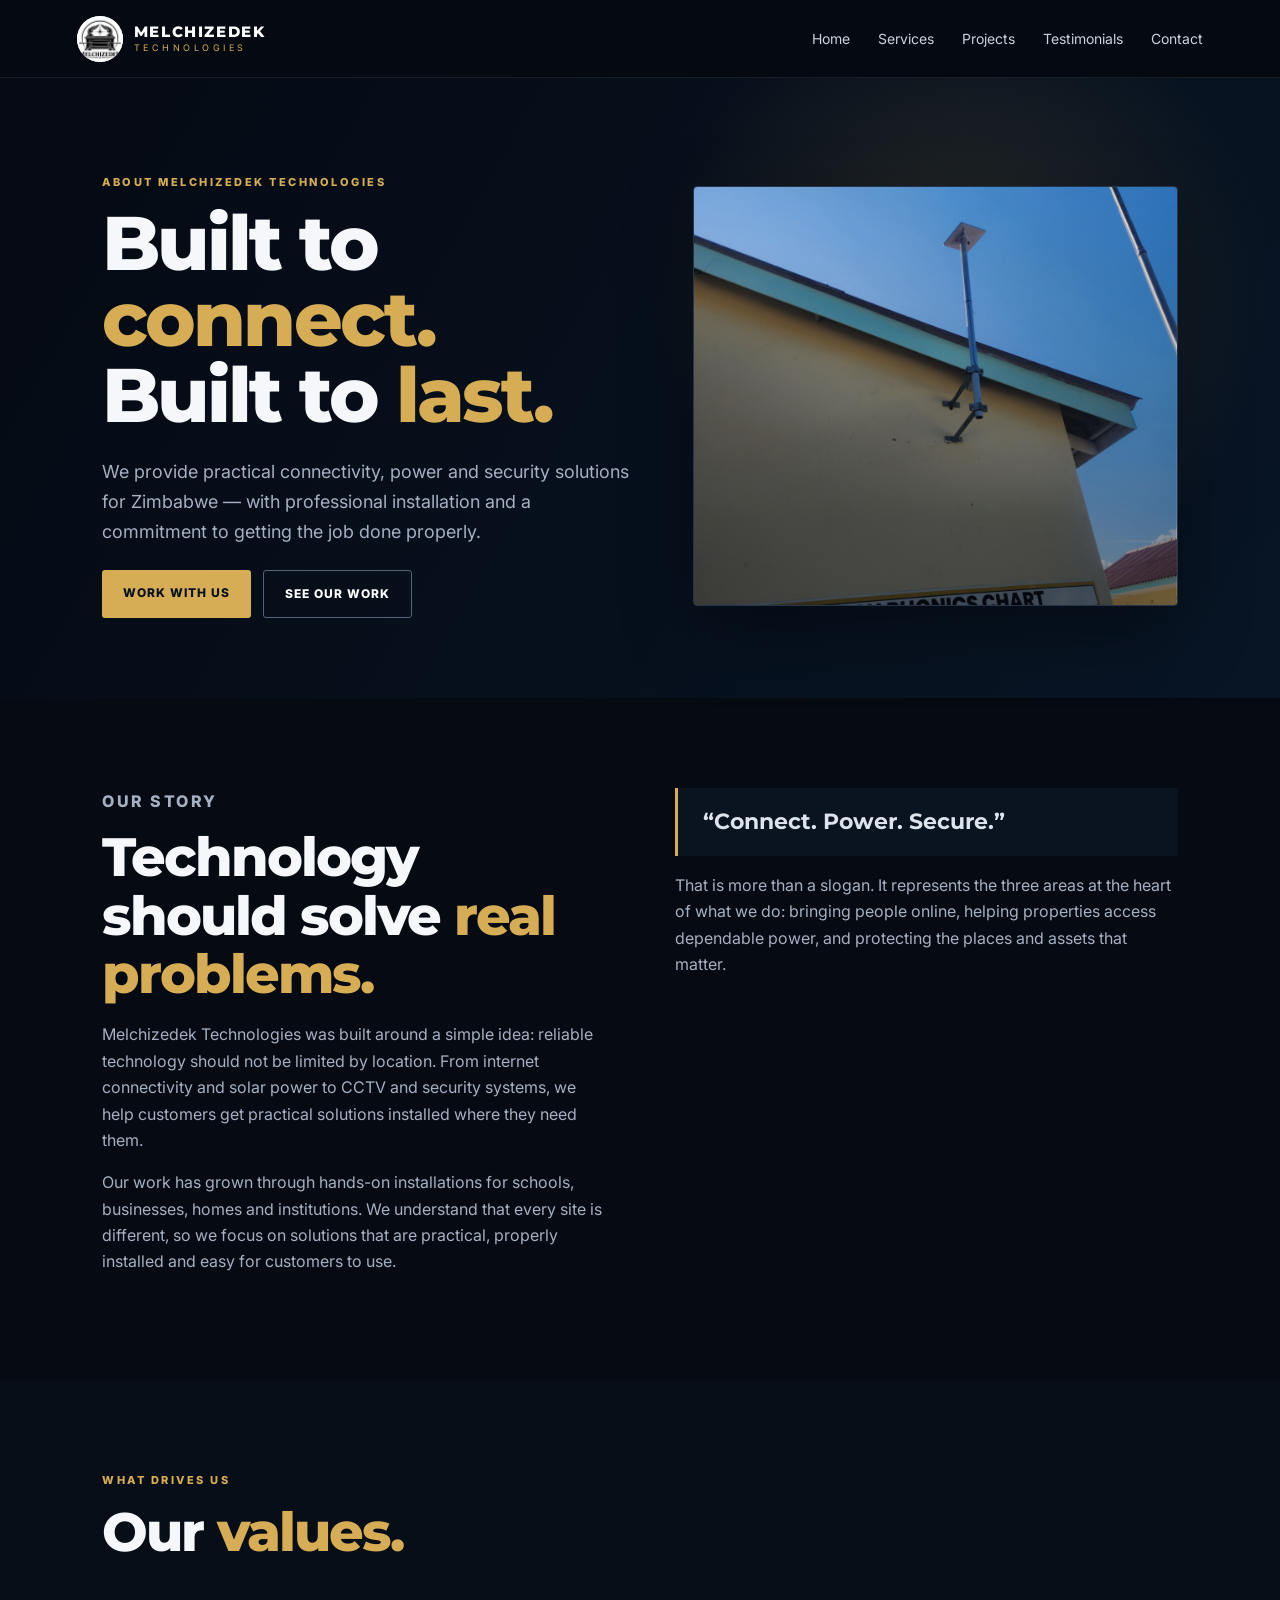
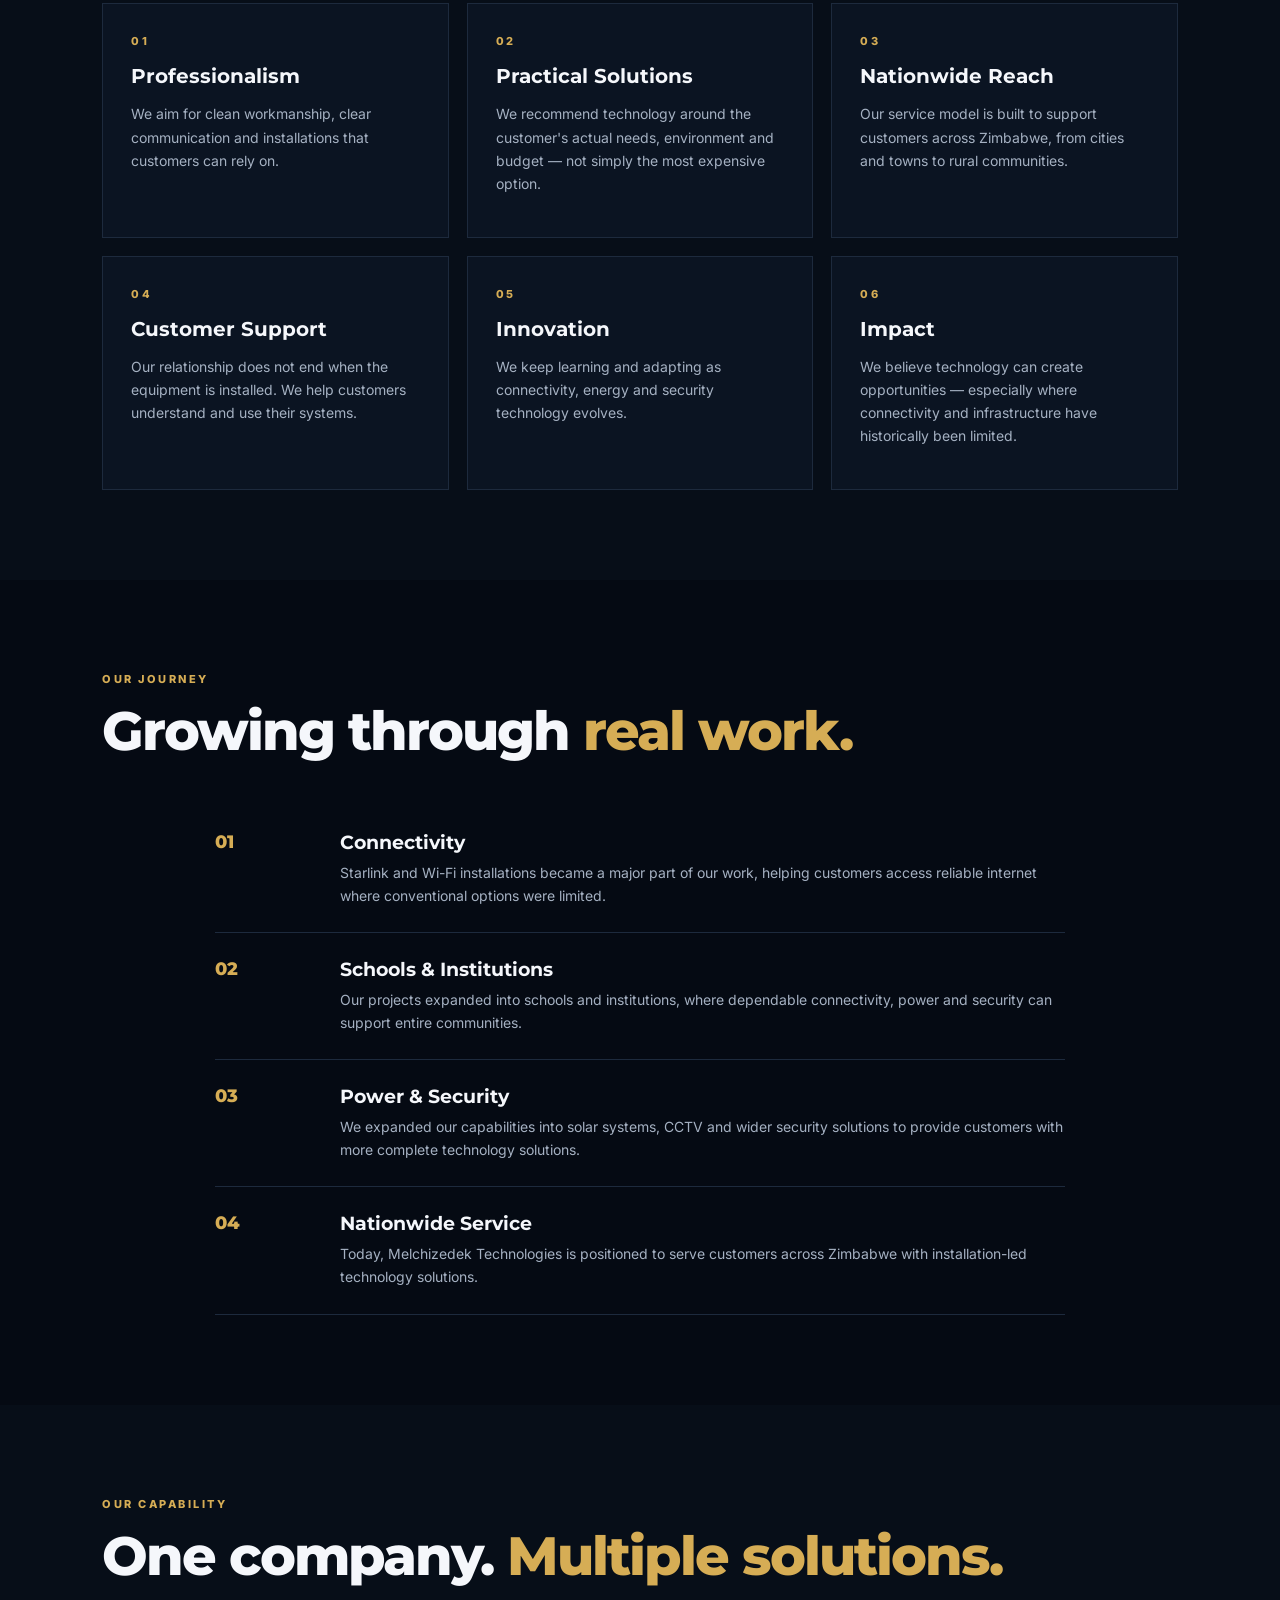
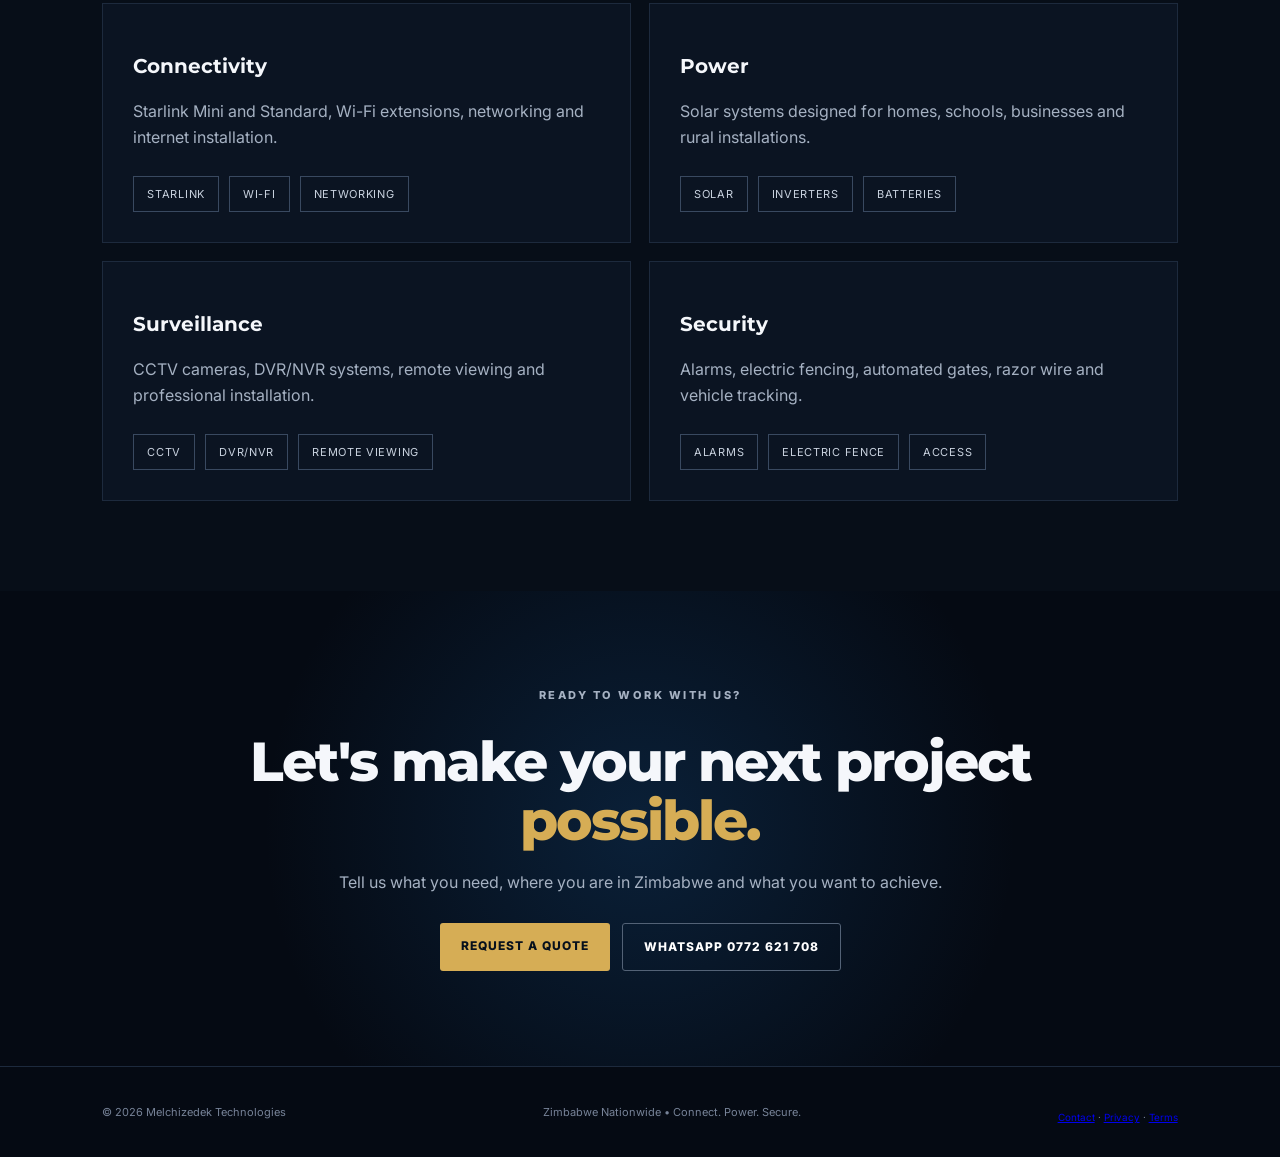
<file: about.html>
<!DOCTYPE html>
<html lang="en">
<head>
<meta charset="UTF-8"><meta name="viewport" content="width=device-width,initial-scale=1">
<meta name="description" content="About Melchizedek Technologies — a Zimbabwean technology company providing connectivity, solar power, CCTV and security solutions nationwide.">
<title>About Us | Melchizedek Technologies</title>
<link rel="preconnect" href="https://fonts.googleapis.com"><link rel="preconnect" href="https://fonts.gstatic.com" crossorigin>
<link href="https://fonts.googleapis.com/css2?family=Inter:wght@400;500;600;700;800&family=Montserrat:wght@700;800&display=swap" rel="stylesheet">
<link rel="stylesheet" href="service.css">
<style>
.about-hero{background:radial-gradient(circle at 75% 35%,rgba(214,173,85,.16),transparent 30%),linear-gradient(120deg,#050a13,#081525)}
.story{display:grid;grid-template-columns:1fr 1fr;gap:70px;align-items:start}.story p{color:#a5b1c2;font-size:16px}.quote{border-left:3px solid #d6ad55;padding:18px 25px;background:#0a1320;color:#dce3ed;font:700 22px/1.45 Montserrat}
.values{display:grid;grid-template-columns:repeat(3,1fr);gap:18px;margin-top:42px}.value{padding:28px;border:1px solid #1d2a3d;background:#0b1422}.value h3{font:700 20px Montserrat;margin:10px 0}.value p{color:#a5b1c2;font-size:14px}.timeline{max-width:850px;margin:45px auto 0}.milestone{display:grid;grid-template-columns:100px 1fr;gap:25px;border-bottom:1px solid #1d2a3d;padding:25px 0}.milestone b{color:#d6ad55;font:800 18px Montserrat}.milestone h3{margin:0;font:700 19px Montserrat}.milestone p{margin:7px 0 0;color:#a5b1c2;font-size:14px}.commit{display:grid;grid-template-columns:1fr 1fr;gap:18px}.commit article{padding:30px;background:#0b1422;border:1px solid #1d2a3d}.commit h3{font:700 20px Montserrat}.commit p{color:#a5b1c2}.badge-row{display:flex;flex-wrap:wrap;gap:10px;margin-top:25px}.badge{padding:8px 13px;border:1px solid #394960;color:#c9d2df;font-size:11px;letter-spacing:.7px}.back{margin-top:30px;display:inline-block;color:#d6ad55;text-decoration:none;font-size:13px;font-weight:700}@media(max-width:800px){.story,.commit{grid-template-columns:1fr}.values{grid-template-columns:1fr 1fr}}@media(max-width:600px){.values{grid-template-columns:1fr}.milestone{grid-template-columns:70px 1fr}.quote{font-size:18px}}
</style>
<link rel="manifest" href="site.webmanifest">
<meta name="robots" content="index,follow">

  <meta name="description" content="Learn about Melchizedek Technologies and our nationwide connectivity, solar, CCTV, networking and security solutions.">
  <meta name="author" content="Melchizedek Technologies">
  <meta name="robots" content="index, follow">
  <link rel="canonical" href="https://melchizedek.co.zw/about.html">
  <meta property="og:title" content="About Melchizedek Technologies | Zimbabwe">
  <meta property="og:description" content="Learn about Melchizedek Technologies and our nationwide connectivity, solar, CCTV, networking and security solutions.">
  <meta property="og:type" content="website">
  <meta property="og:url" content="https://melchizedek.co.zw/about.html">
  <meta property="og:site_name" content="Melchizedek Technologies">
  <meta property="og:image" content="https://melchizedek.co.zw/logo.png">
  <meta name="twitter:card" content="summary">
  <meta name="twitter:title" content="About Melchizedek Technologies | Zimbabwe">
  <meta name="twitter:description" content="Learn about Melchizedek Technologies and our nationwide connectivity, solar, CCTV, networking and security solutions.">

</head>
<body>
<header class="header">
<a class="brand" href="index.html"><img src="logo.png" alt="Melchizedek Technologies logo"><span><strong>MELCHIZEDEK</strong><small>TECHNOLOGIES</small></span></a>
<button class="menu" onclick="document.querySelector('nav').classList.toggle('open')">☰</button>
<nav><a href="index.html">Home</a><a href="index.html#services">Services</a><a href="index.html#projects">Projects</a><a href="index.html#testimonials">Testimonials</a><a href="#contact">Contact</a></nav>
</header>

<section class="hero about-hero">
<div><p class="eyebrow">ABOUT MELCHIZEDEK TECHNOLOGIES</p><h1>Built to <span>connect.</span><br>Built to <span>last.</span></h1><p class="lead">We provide practical connectivity, power and security solutions for Zimbabwe — with professional installation and a commitment to getting the job done properly.</p><div class="actions"><a class="btn primary" href="quote.html">WORK WITH US</a><a class="btn secondary" href="index.html#projects">SEE OUR WORK</a></div></div>
<div class="hero-image" style="background-image:linear-gradient(0deg,rgba(3,8,16,.5),rgba(3,8,16,.08)),url('projects/school-starlink-installation.jpg')"></div>
</section>

<section class="section">
<div class="story">
<div><p class="eyebrow">OUR STORY</p><h2>Technology should solve <span>real problems.</span></h2>
<p>Melchizedek Technologies was built around a simple idea: reliable technology should not be limited by location. From internet connectivity and solar power to CCTV and security systems, we help customers get practical solutions installed where they need them.</p>
<p>Our work has grown through hands-on installations for schools, businesses, homes and institutions. We understand that every site is different, so we focus on solutions that are practical, properly installed and easy for customers to use.</p>
</div>
<div><div class="quote">“Connect. Power. Secure.”</div><p>That is more than a slogan. It represents the three areas at the heart of what we do: bringing people online, helping properties access dependable power, and protecting the places and assets that matter.</p></div>
</div>
</section>

<section class="section packages">
<p class="eyebrow">WHAT DRIVES US</p><h2>Our <span>values.</span></h2>
<div class="values">
<article class="value"><div class="eyebrow">01</div><h3>Professionalism</h3><p>We aim for clean workmanship, clear communication and installations that customers can rely on.</p></article>
<article class="value"><div class="eyebrow">02</div><h3>Practical Solutions</h3><p>We recommend technology around the customer's actual needs, environment and budget — not simply the most expensive option.</p></article>
<article class="value"><div class="eyebrow">03</div><h3>Nationwide Reach</h3><p>Our service model is built to support customers across Zimbabwe, from cities and towns to rural communities.</p></article>
<article class="value"><div class="eyebrow">04</div><h3>Customer Support</h3><p>Our relationship does not end when the equipment is installed. We help customers understand and use their systems.</p></article>
<article class="value"><div class="eyebrow">05</div><h3>Innovation</h3><p>We keep learning and adapting as connectivity, energy and security technology evolves.</p></article>
<article class="value"><div class="eyebrow">06</div><h3>Impact</h3><p>We believe technology can create opportunities — especially where connectivity and infrastructure have historically been limited.</p></article>
</div>
</section>

<section class="section">
<p class="eyebrow">OUR JOURNEY</p><h2>Growing through <span>real work.</span></h2>
<div class="timeline">
<div class="milestone"><b>01</b><div><h3>Connectivity</h3><p>Starlink and Wi-Fi installations became a major part of our work, helping customers access reliable internet where conventional options were limited.</p></div></div>
<div class="milestone"><b>02</b><div><h3>Schools & Institutions</h3><p>Our projects expanded into schools and institutions, where dependable connectivity, power and security can support entire communities.</p></div></div>
<div class="milestone"><b>03</b><div><h3>Power & Security</h3><p>We expanded our capabilities into solar systems, CCTV and wider security solutions to provide customers with more complete technology solutions.</p></div></div>
<div class="milestone"><b>04</b><div><h3>Nationwide Service</h3><p>Today, Melchizedek Technologies is positioned to serve customers across Zimbabwe with installation-led technology solutions.</p></div></div>
</div>
</section>

<section class="section packages">
<p class="eyebrow">OUR CAPABILITY</p><h2>One company. <span>Multiple solutions.</span></h2>
<div class="commit">
<article><h3>Connectivity</h3><p>Starlink Mini and Standard, Wi-Fi extensions, networking and internet installation.</p><div class="badge-row"><span class="badge">STARLINK</span><span class="badge">WI-FI</span><span class="badge">NETWORKING</span></div></article>
<article><h3>Power</h3><p>Solar systems designed for homes, schools, businesses and rural installations.</p><div class="badge-row"><span class="badge">SOLAR</span><span class="badge">INVERTERS</span><span class="badge">BATTERIES</span></div></article>
<article><h3>Surveillance</h3><p>CCTV cameras, DVR/NVR systems, remote viewing and professional installation.</p><div class="badge-row"><span class="badge">CCTV</span><span class="badge">DVR/NVR</span><span class="badge">REMOTE VIEWING</span></div></article>
<article><h3>Security</h3><p>Alarms, electric fencing, automated gates, razor wire and vehicle tracking.</p><div class="badge-row"><span class="badge">ALARMS</span><span class="badge">ELECTRIC FENCE</span><span class="badge">ACCESS</span></div></article>
</div>
</section>

<section class="cta" id="contact"><p class="eyebrow">READY TO WORK WITH US?</p><h2>Let's make your next project <span>possible.</span></h2><p>Tell us what you need, where you are in Zimbabwe and what you want to achieve.</p><div class="actions"><a class="btn primary" href="quote.html">REQUEST A QUOTE</a><a class="btn secondary" href="https://wa.me/263772621708" target="_blank">WHATSAPP 0772 621 708</a></div></section>
<footer><span>© 2026 Melchizedek Technologies</span><span>Zimbabwe Nationwide • Connect. Power. Secure.</span><div style="text-align:center;margin-top:10px;font-size:.9em"><a href="contact.html">Contact</a> · <a href="privacy.html">Privacy</a> · <a href="terms.html">Terms</a></div></footer>
</body></html>
</file>
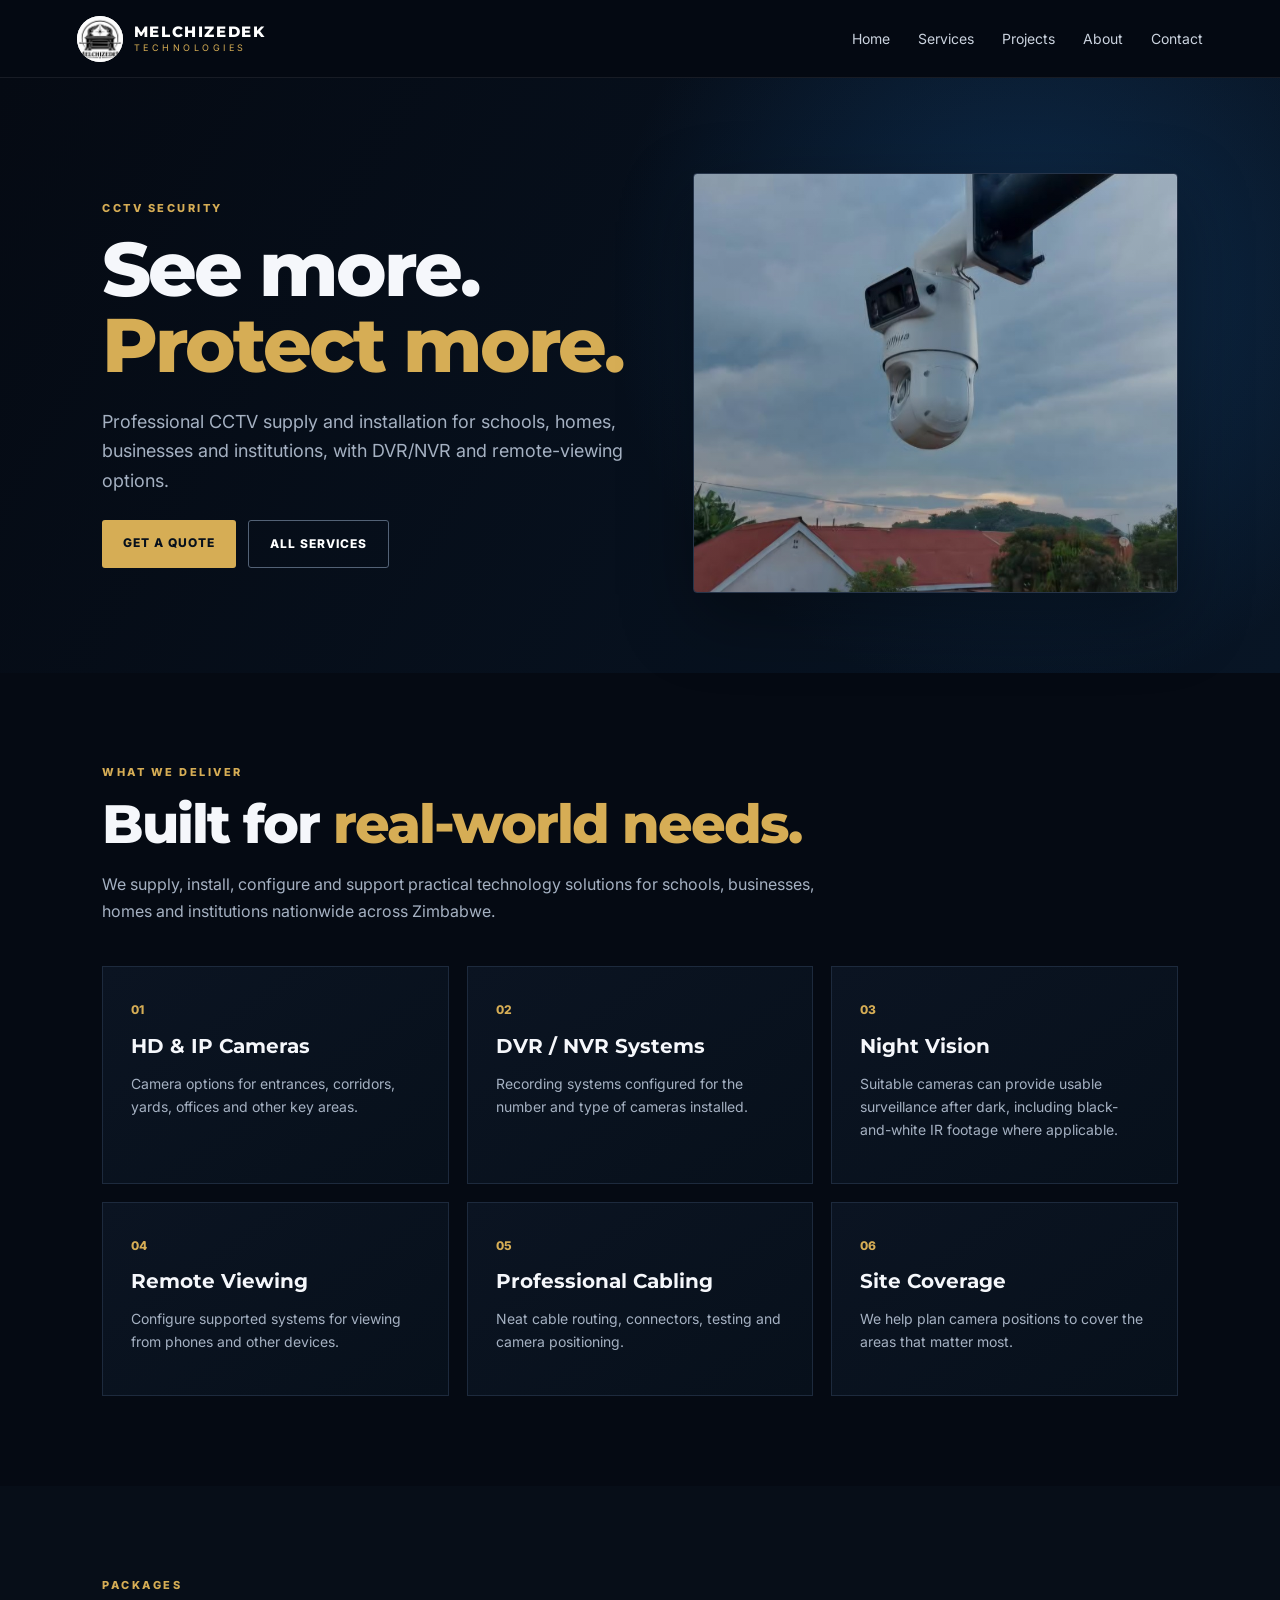
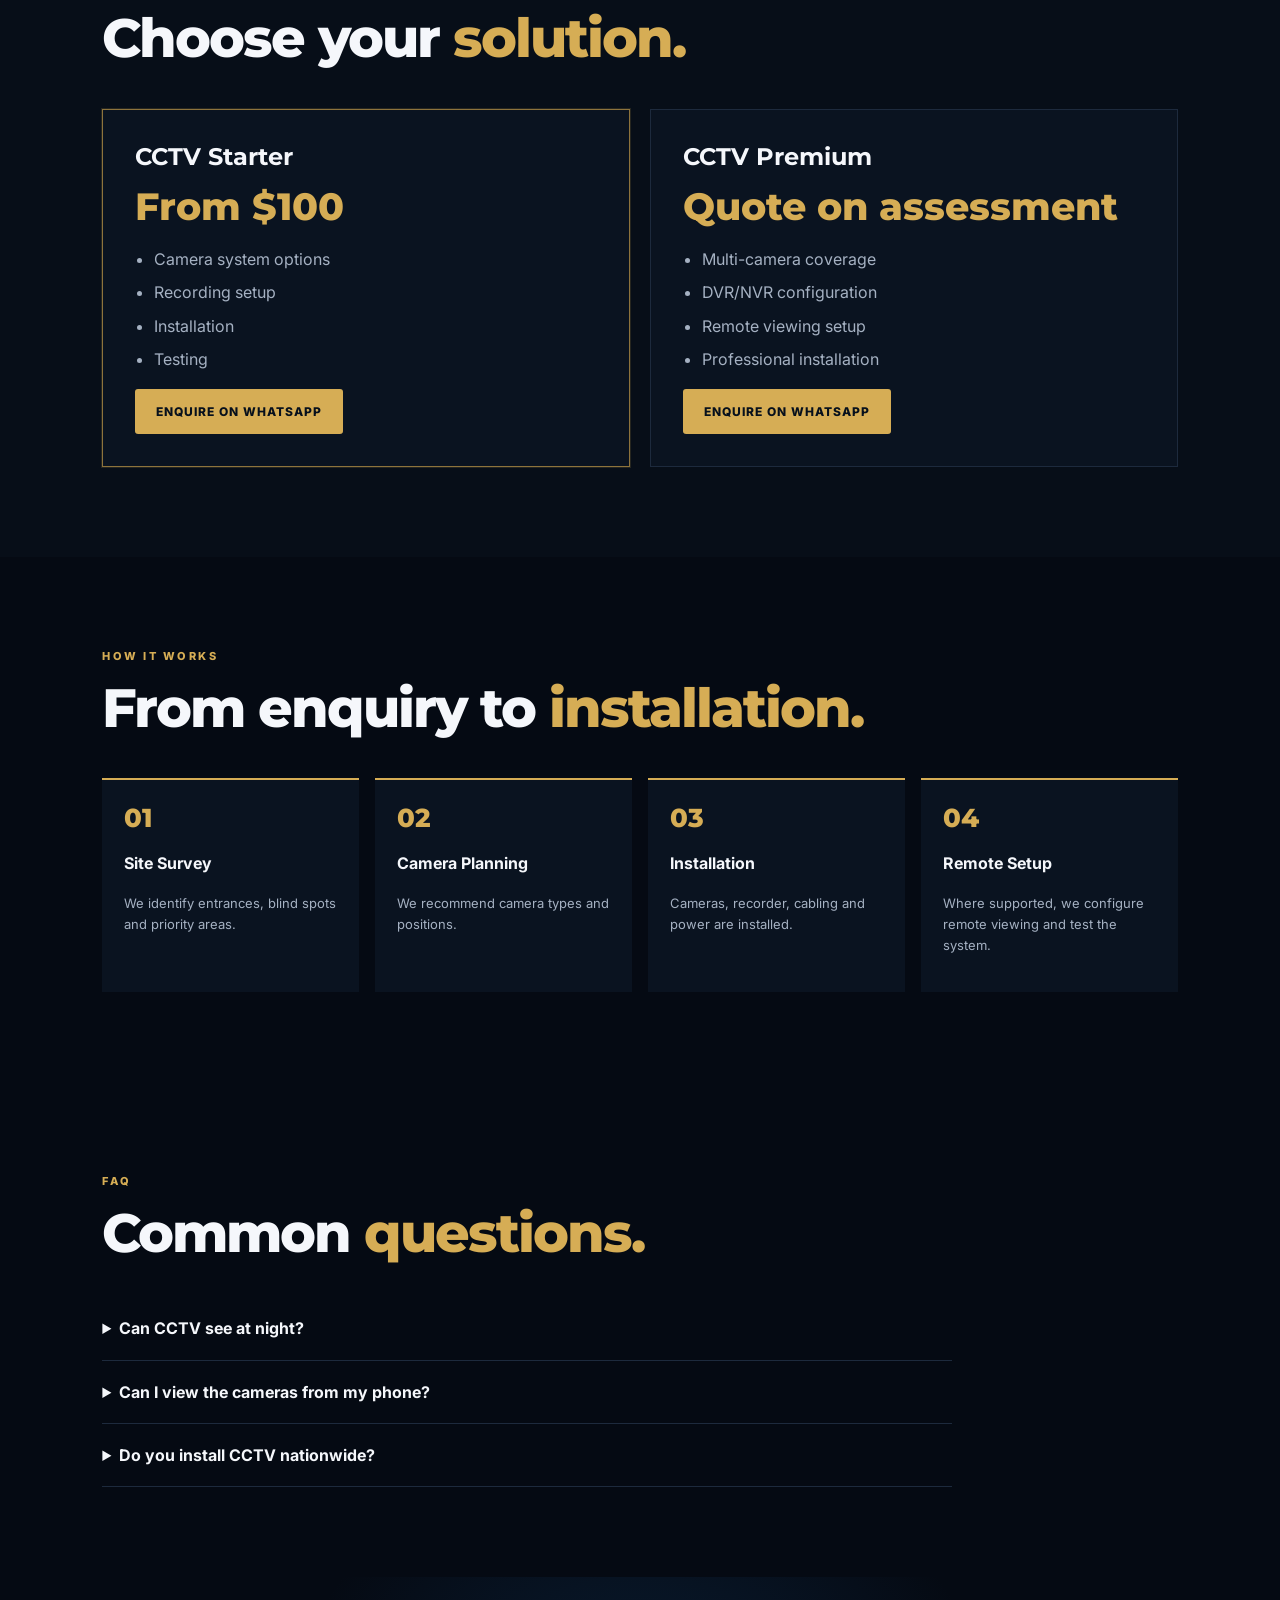
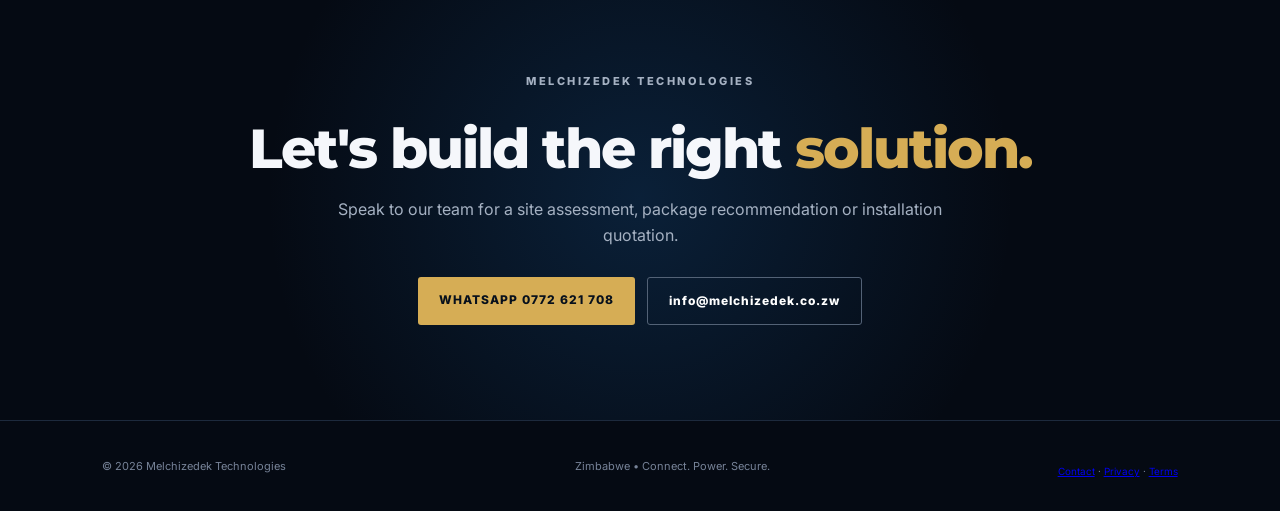
<file: cctv.html>
<!DOCTYPE html><html lang="en"><head><meta charset="UTF-8"><meta name="viewport" content="width=device-width,initial-scale=1"><meta name="description" content="CCTV Security Systems by Melchizedek Technologies, Zimbabwe."><title>CCTV Security Systems | Melchizedek Technologies</title><link rel="preconnect" href="https://fonts.googleapis.com"><link rel="preconnect" href="https://fonts.gstatic.com" crossorigin><link href="https://fonts.googleapis.com/css2?family=Inter:wght@400;500;600;700;800&family=Montserrat:wght@700;800&display=swap" rel="stylesheet"><link rel="stylesheet" href="service.css"><link rel="manifest" href="site.webmanifest">
<meta name="robots" content="index,follow">

  <meta name="description" content="CCTV camera supply and installation for schools, businesses, homes and institutions across Zimbabwe. Packages from $100.">
  <meta name="author" content="Melchizedek Technologies">
  <meta name="robots" content="index, follow">
  <link rel="canonical" href="https://melchizedek.co.zw/cctv.html">
  <meta property="og:title" content="CCTV Security Systems | Melchizedek Technologies">
  <meta property="og:description" content="CCTV camera supply and installation for schools, businesses, homes and institutions across Zimbabwe. Packages from $100.">
  <meta property="og:type" content="website">
  <meta property="og:url" content="https://melchizedek.co.zw/cctv.html">
  <meta property="og:site_name" content="Melchizedek Technologies">
  <meta property="og:image" content="https://melchizedek.co.zw/logo.png">
  <meta name="twitter:card" content="summary">
  <meta name="twitter:title" content="CCTV Security Systems | Melchizedek Technologies">
  <meta name="twitter:description" content="CCTV camera supply and installation for schools, businesses, homes and institutions across Zimbabwe. Packages from $100.">

<script type="application/ld+json">
{
  "@context": "https://schema.org",
  "@type": "Service",
  "name": "CCTV Security Systems",
  "description": "CCTV supply and professional installation across Zimbabwe.",
  "provider": {
    "@type": "Organization",
    "name": "Melchizedek Technologies",
    "url": "https://melchizedek.co.zw/"
  },
  "areaServed": {
    "@type": "Country",
    "name": "Zimbabwe"
  }
}
</script>
</head><body>
<header class="header"><a class="brand" href="index.html"><img src="logo.png" alt="Melchizedek Technologies logo"><span><strong>MELCHIZEDEK</strong><small>TECHNOLOGIES</small></span></a><button class="menu" onclick="document.querySelector('nav').classList.toggle('open')">☰</button><nav><a href="index.html">Home</a><a href="index.html#services">Services</a><a href="index.html#projects">Projects</a><a href="index.html#about">About</a><a href="#contact">Contact</a></nav></header>
<section class="hero"><div><p class="eyebrow">CCTV SECURITY</p><h1>See more. <span>Protect more.</span></h1><p class="lead">Professional CCTV supply and installation for schools, homes, businesses and institutions, with DVR/NVR and remote-viewing options.</p><div class="actions"><a class="btn primary" href="quote.html" target="_blank">GET A QUOTE</a><a class="btn secondary" href="index.html#services">ALL SERVICES</a></div></div><div class="hero-image" style="background-image:linear-gradient(0deg,rgba(3,8,16,.2),rgba(3,8,16,.05)),url('projects/ptz-cctv-installation.jpg')"></div></section>
<section class="section"><p class="eyebrow">WHAT WE DELIVER</p><h2>Built for <span>real-world needs.</span></h2><p class="section-intro">We supply, install, configure and support practical technology solutions for schools, businesses, homes and institutions nationwide across Zimbabwe.</p><div class="features"><article class="feature"><span class="num">01</span><h3>HD & IP Cameras</h3><p>Camera options for entrances, corridors, yards, offices and other key areas.</p></article><article class="feature"><span class="num">02</span><h3>DVR / NVR Systems</h3><p>Recording systems configured for the number and type of cameras installed.</p></article><article class="feature"><span class="num">03</span><h3>Night Vision</h3><p>Suitable cameras can provide usable surveillance after dark, including black-and-white IR footage where applicable.</p></article><article class="feature"><span class="num">04</span><h3>Remote Viewing</h3><p>Configure supported systems for viewing from phones and other devices.</p></article><article class="feature"><span class="num">05</span><h3>Professional Cabling</h3><p>Neat cable routing, connectors, testing and camera positioning.</p></article><article class="feature"><span class="num">06</span><h3>Site Coverage</h3><p>We help plan camera positions to cover the areas that matter most.</p></article></div></section>
<section class="section packages"><p class="eyebrow">PACKAGES</p><h2>Choose your <span>solution.</span></h2><div class="package-grid"><article class="package featured"><h3>CCTV Starter</h3><div class="price">From $100</div><ul><li>Camera system options</li><li>Recording setup</li><li>Installation</li><li>Testing</li></ul><a class="btn primary" href="https://wa.me/263772621708?text=Hello%20Melchizedek%20Technologies%2C%20I%27m%20interested%20in%20the%20CCTV%20Starter%20package." target="_blank">ENQUIRE ON WHATSAPP</a></article><article class="package "><h3>CCTV Premium</h3><div class="price">Quote on assessment</div><ul><li>Multi-camera coverage</li><li>DVR/NVR configuration</li><li>Remote viewing setup</li><li>Professional installation</li></ul><a class="btn primary" href="https://wa.me/263772621708?text=Hello%20Melchizedek%20Technologies%2C%20I%27m%20interested%20in%20the%20CCTV%20Premium%20package." target="_blank">ENQUIRE ON WHATSAPP</a></article></div></section><section class="section"><p class="eyebrow">HOW IT WORKS</p><h2>From enquiry to <span>installation.</span></h2><div class="process"><article class="step"><b>01</b><h3>Site Survey</h3><p>We identify entrances, blind spots and priority areas.</p></article><article class="step"><b>02</b><h3>Camera Planning</h3><p>We recommend camera types and positions.</p></article><article class="step"><b>03</b><h3>Installation</h3><p>Cameras, recorder, cabling and power are installed.</p></article><article class="step"><b>04</b><h3>Remote Setup</h3><p>Where supported, we configure remote viewing and test the system.</p></article></div></section><section class="section"><p class="eyebrow">FAQ</p><h2>Common <span>questions.</span></h2><div class="faq"><details><summary>Can CCTV see at night?</summary><p>Suitable night-vision cameras can record at night. Infrared systems commonly switch to black-and-white footage in low light.</p></details><details><summary>Can I view the cameras from my phone?</summary><p>Many supported systems can be configured for remote viewing, subject to internet and system compatibility.</p></details><details><summary>Do you install CCTV nationwide?</summary><p>Yes. We install CCTV for schools, homes, businesses and institutions nationwide.</p></details></div></section>
<section class="cta" id="contact"><p class="eyebrow">MELCHIZEDEK TECHNOLOGIES</p><h2>Let's build the right <span>solution.</span></h2><p>Speak to our team for a site assessment, package recommendation or installation quotation.</p><div class="actions"><a class="btn primary" href="quote.html" target="_blank">WHATSAPP 0772 621 708</a><a class="btn secondary" href="mailto:info@melchizedek.co.zw">info@melchizedek.co.zw</a></div></section>
<footer><span>© 2026 Melchizedek Technologies</span><span>Zimbabwe • Connect. Power. Secure.</span><div style="text-align:center;margin-top:10px;font-size:.9em"><a href="contact.html">Contact</a> · <a href="privacy.html">Privacy</a> · <a href="terms.html">Terms</a></div></footer></body></html>
</file>
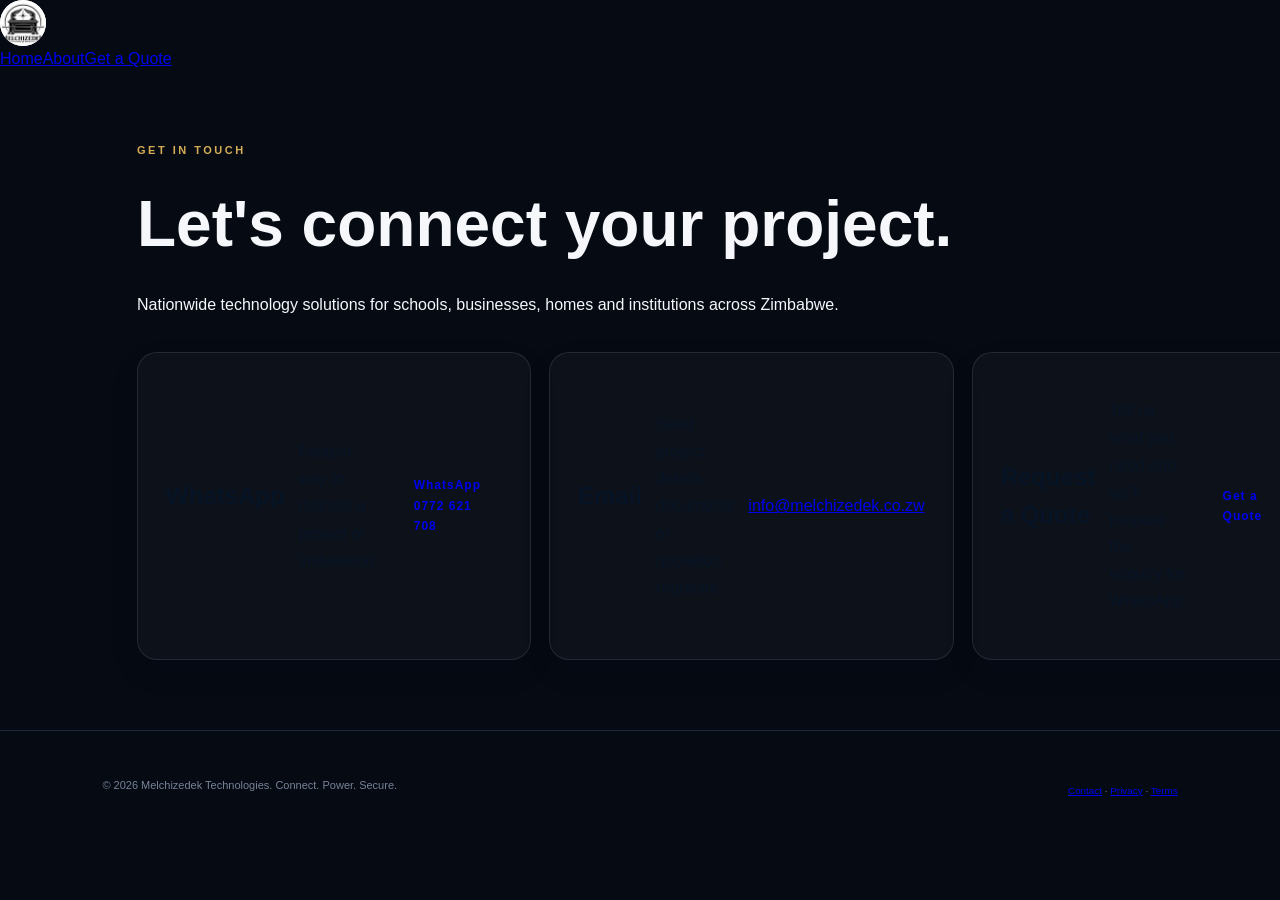
<file: contact.html>
<!doctype html>
<html lang="en">
<head>
  <meta charset="utf-8">
  <meta name="viewport" content="width=device-width,initial-scale=1">
  <title>Contact Melchizedek Technologies | Zimbabwe</title>
  <meta name="description" content="Contact Melchizedek Technologies for Starlink, solar, CCTV, security and networking services across Zimbabwe.">
  <link rel="canonical" href="https://melchizedek.co.zw/contact.html">
  <link rel="icon" href="logo.png">
  <link rel="stylesheet" href="style.css">
  <style>
    .contact-page{max-width:1050px;margin:auto;padding:70px 22px}
    .contact-page h1{font-size:clamp(2.2rem,6vw,4rem);margin:.2em 0}
    .contact-grid{display:grid;grid-template-columns:repeat(3,1fr);gap:18px;margin-top:35px}
    .contact-card{padding:28px;border:1px solid rgba(255,255,255,.1);border-radius:20px;background:rgba(255,255,255,.03)}
    .contact-card h2{margin-top:0}.contact-card p{line-height:1.7}
    @media(max-width:760px){.contact-grid{grid-template-columns:1fr}}
  </style>
</head>
<body>
<header class="site-header"><div class="container nav-wrap"><a class="brand" href="index.html"><img src="logo.png" alt="Melchizedek Technologies"></a><nav><a href="index.html">Home</a><a href="about.html">About</a><a href="quote.html">Get a Quote</a></nav></div></header>
<main class="contact-page">
  <p class="eyebrow">GET IN TOUCH</p>
  <h1>Let's connect your project.</h1>
  <p>Nationwide technology solutions for schools, businesses, homes and institutions across Zimbabwe.</p>
  <div class="contact-grid">
    <section class="contact-card"><h2>WhatsApp</h2><p>Fastest way to discuss a project or installation.</p><p><a class="btn" href="https://wa.me/263772621708">WhatsApp 0772 621 708</a></p></section>
    <section class="contact-card"><h2>Email</h2><p>Send project details, documents or quotation requests.</p><p><a href="mailto:info@melchizedek.co.zw">info@melchizedek.co.zw</a></p></section>
    <section class="contact-card"><h2>Request a Quote</h2><p>Tell us what you need and we'll prepare the enquiry for WhatsApp.</p><p><a class="btn" href="quote.html">Get a Quote</a></p></section>
  </div>
</main>
<footer class="site-footer"><div class="container"><p>© 2026 Melchizedek Technologies. Connect. Power. Secure.</p></div><div style="text-align:center;margin-top:10px;font-size:.9em"><a href="contact.html">Contact</a> · <a href="privacy.html">Privacy</a> · <a href="terms.html">Terms</a></div></footer>
</body></html>
</file>
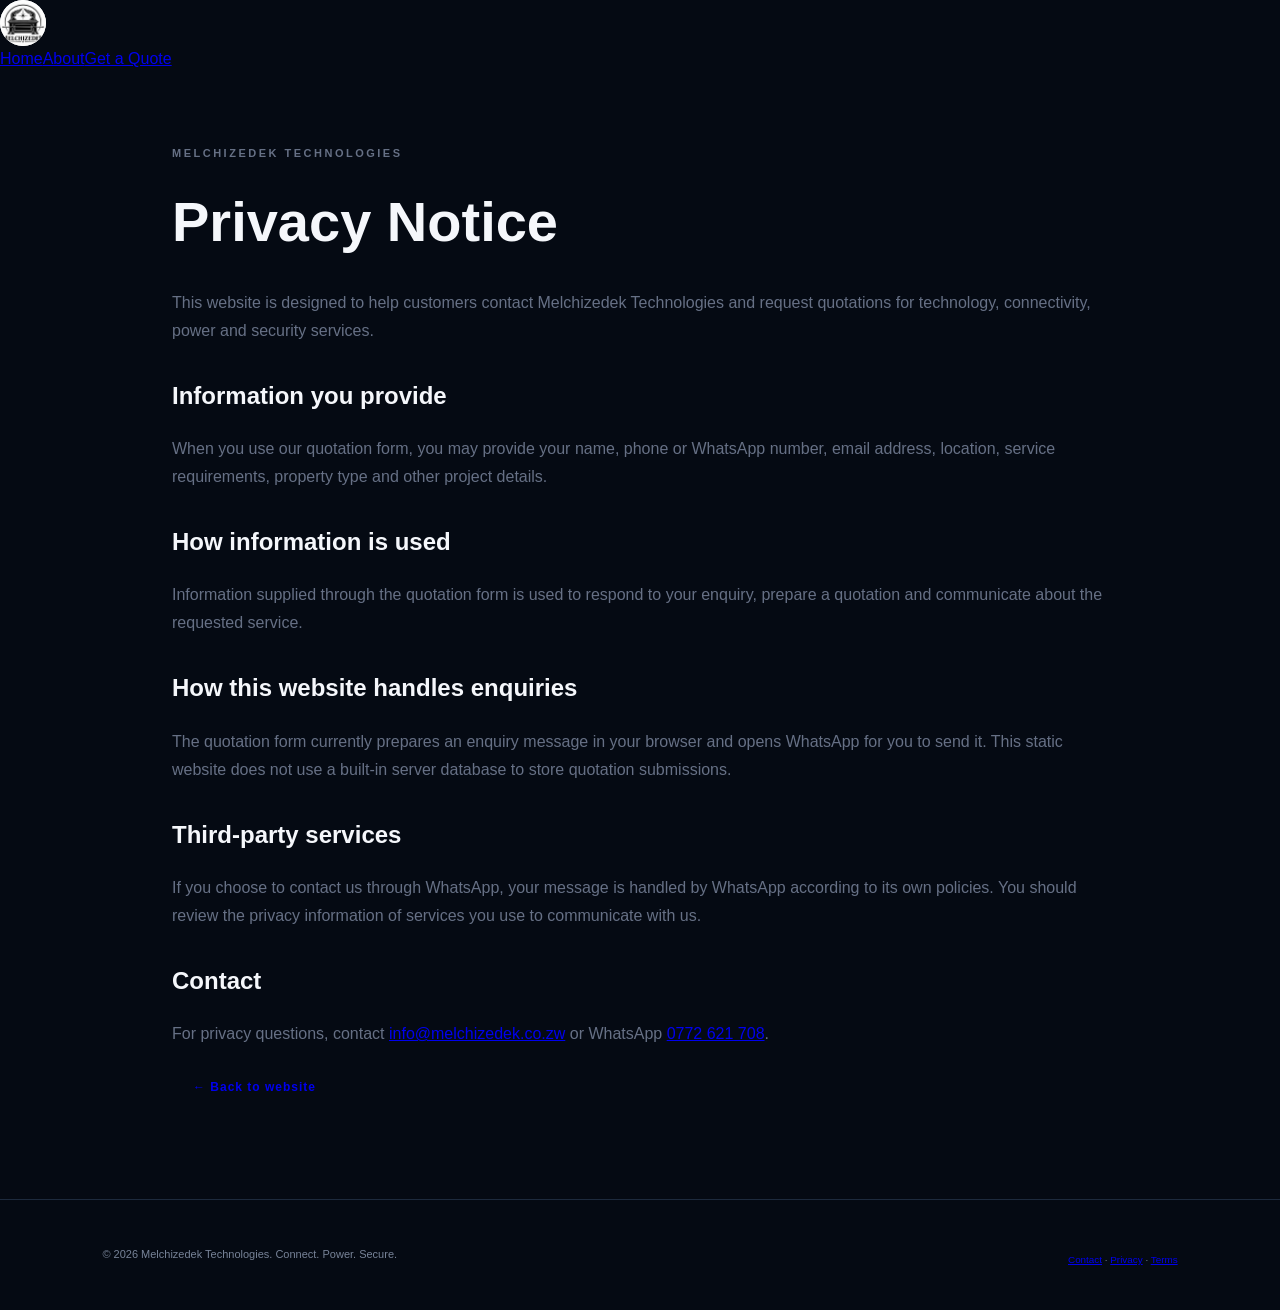
<file: privacy.html>
<!doctype html>
<html lang="en">
<head>
  <meta charset="utf-8">
  <meta name="viewport" content="width=device-width,initial-scale=1">
  <title>Privacy Notice | Melchizedek Technologies</title>
  <meta name="description" content="Privacy notice for Melchizedek Technologies website enquiries.">
  <link rel="icon" href="logo.png">
  <link rel="stylesheet" href="style.css">
  
  <style>
    .legal-page,.contact-page{max-width:980px;margin:0 auto;padding:72px 22px}
    .legal-page h1,.contact-page h1{font-size:clamp(2rem,5vw,3.5rem);margin:.2em 0 .4em}
    .legal-page h2{margin-top:2rem}
    .legal-page p,.legal-page li{line-height:1.75;color:var(--muted,#667085)}
    .contact-grid{display:grid;grid-template-columns:repeat(3,1fr);gap:18px;margin-top:32px}
    .contact-card{padding:24px;border:1px solid rgba(255,255,255,.1);border-radius:18px;background:rgba(255,255,255,.03)}
    @media(max-width:760px){.contact-grid{grid-template-columns:1fr}}
  </style>

</head>
<body>
<header class="site-header"><div class="container nav-wrap"><a class="brand" href="index.html"><img src="logo.png" alt="Melchizedek Technologies"></a><nav><a href="index.html">Home</a><a href="about.html">About</a><a href="quote.html">Get a Quote</a></nav></div></header>
<main class="legal-page">
  <p class="eyebrow">MELCHIZEDEK TECHNOLOGIES</p>
  <h1>Privacy Notice</h1>
  <p>This website is designed to help customers contact Melchizedek Technologies and request quotations for technology, connectivity, power and security services.</p>
  <h2>Information you provide</h2>
  <p>When you use our quotation form, you may provide your name, phone or WhatsApp number, email address, location, service requirements, property type and other project details.</p>
  <h2>How information is used</h2>
  <p>Information supplied through the quotation form is used to respond to your enquiry, prepare a quotation and communicate about the requested service.</p>
  <h2>How this website handles enquiries</h2>
  <p>The quotation form currently prepares an enquiry message in your browser and opens WhatsApp for you to send it. This static website does not use a built-in server database to store quotation submissions.</p>
  <h2>Third-party services</h2>
  <p>If you choose to contact us through WhatsApp, your message is handled by WhatsApp according to its own policies. You should review the privacy information of services you use to communicate with us.</p>
  <h2>Contact</h2>
  <p>For privacy questions, contact <a href="mailto:info@melchizedek.co.zw">info@melchizedek.co.zw</a> or WhatsApp <a href="https://wa.me/263772621708">0772 621 708</a>.</p>
  <p><a class="btn" href="index.html">← Back to website</a></p>
</main>
<footer class="site-footer"><div class="container"><p>© 2026 Melchizedek Technologies. Connect. Power. Secure.</p></div><div style="text-align:center;margin-top:10px;font-size:.9em"><a href="contact.html">Contact</a> · <a href="privacy.html">Privacy</a> · <a href="terms.html">Terms</a></div></footer>
</body></html>
</file>
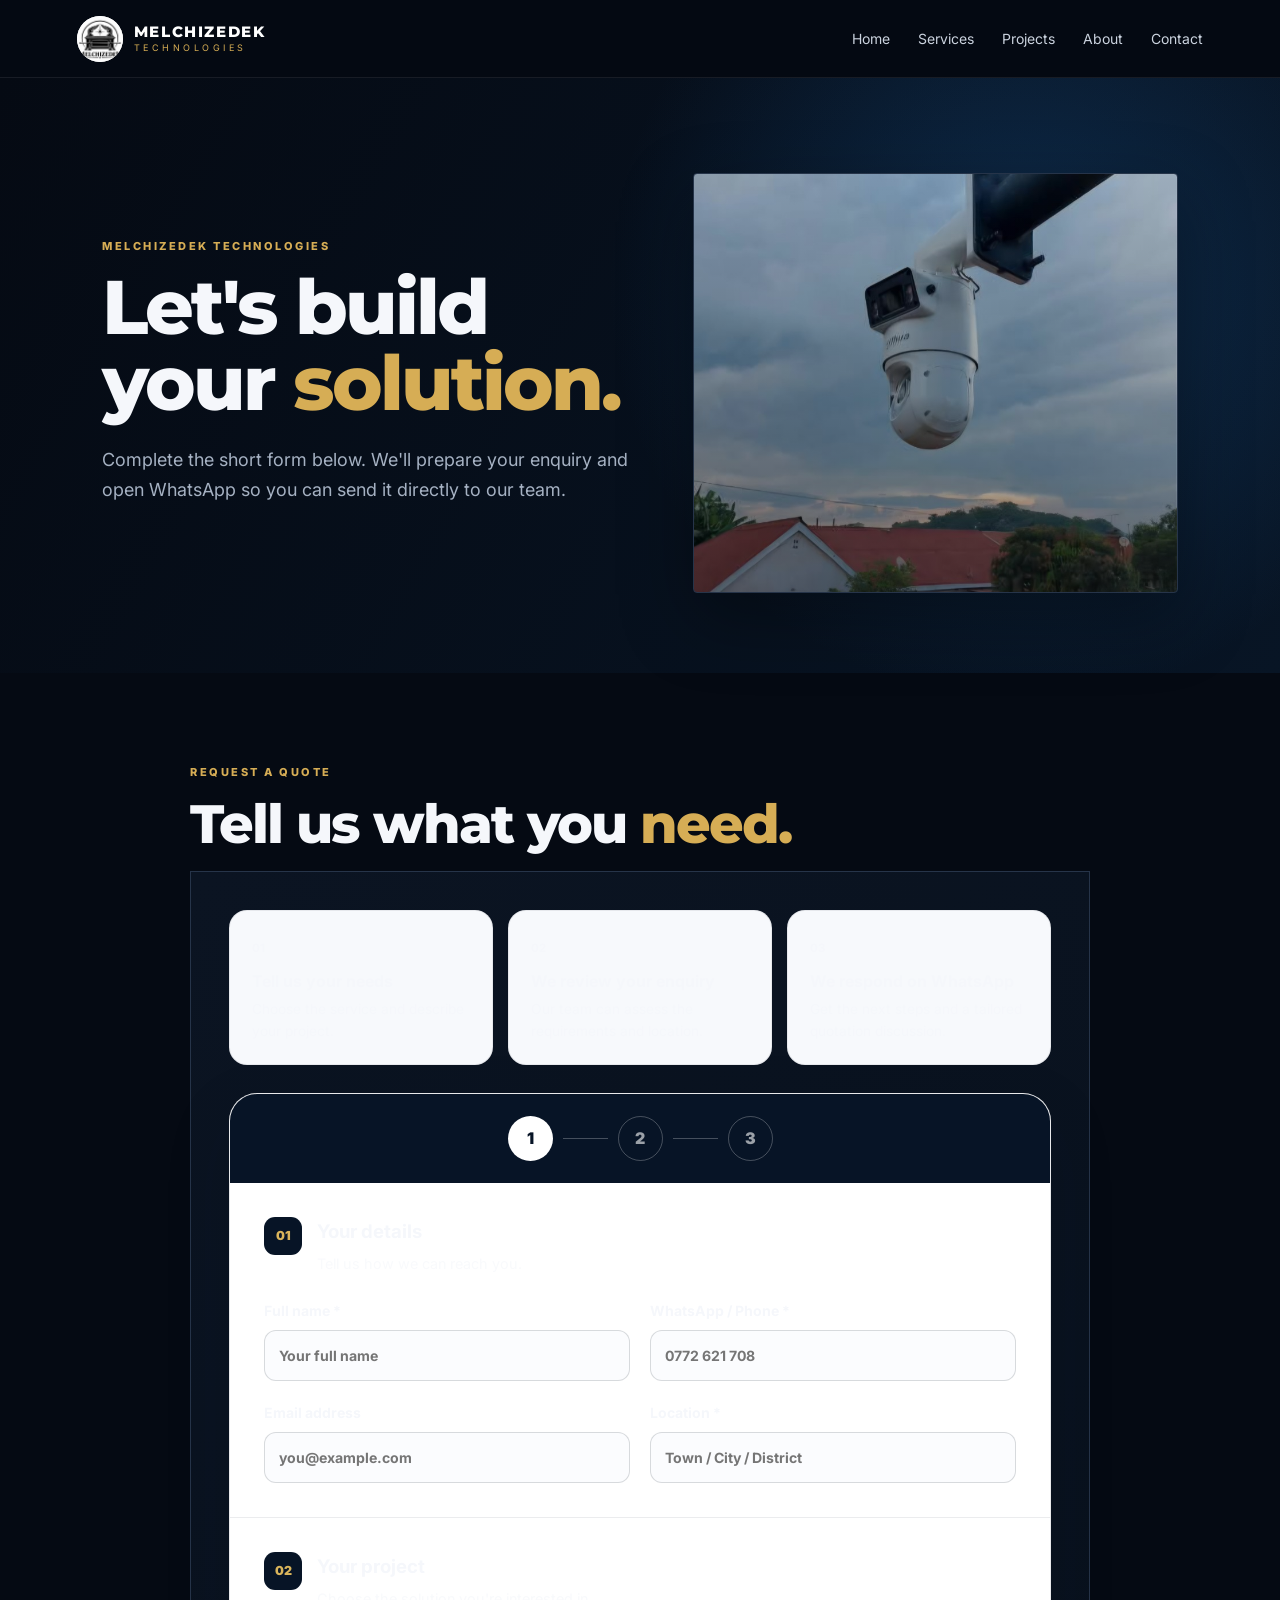
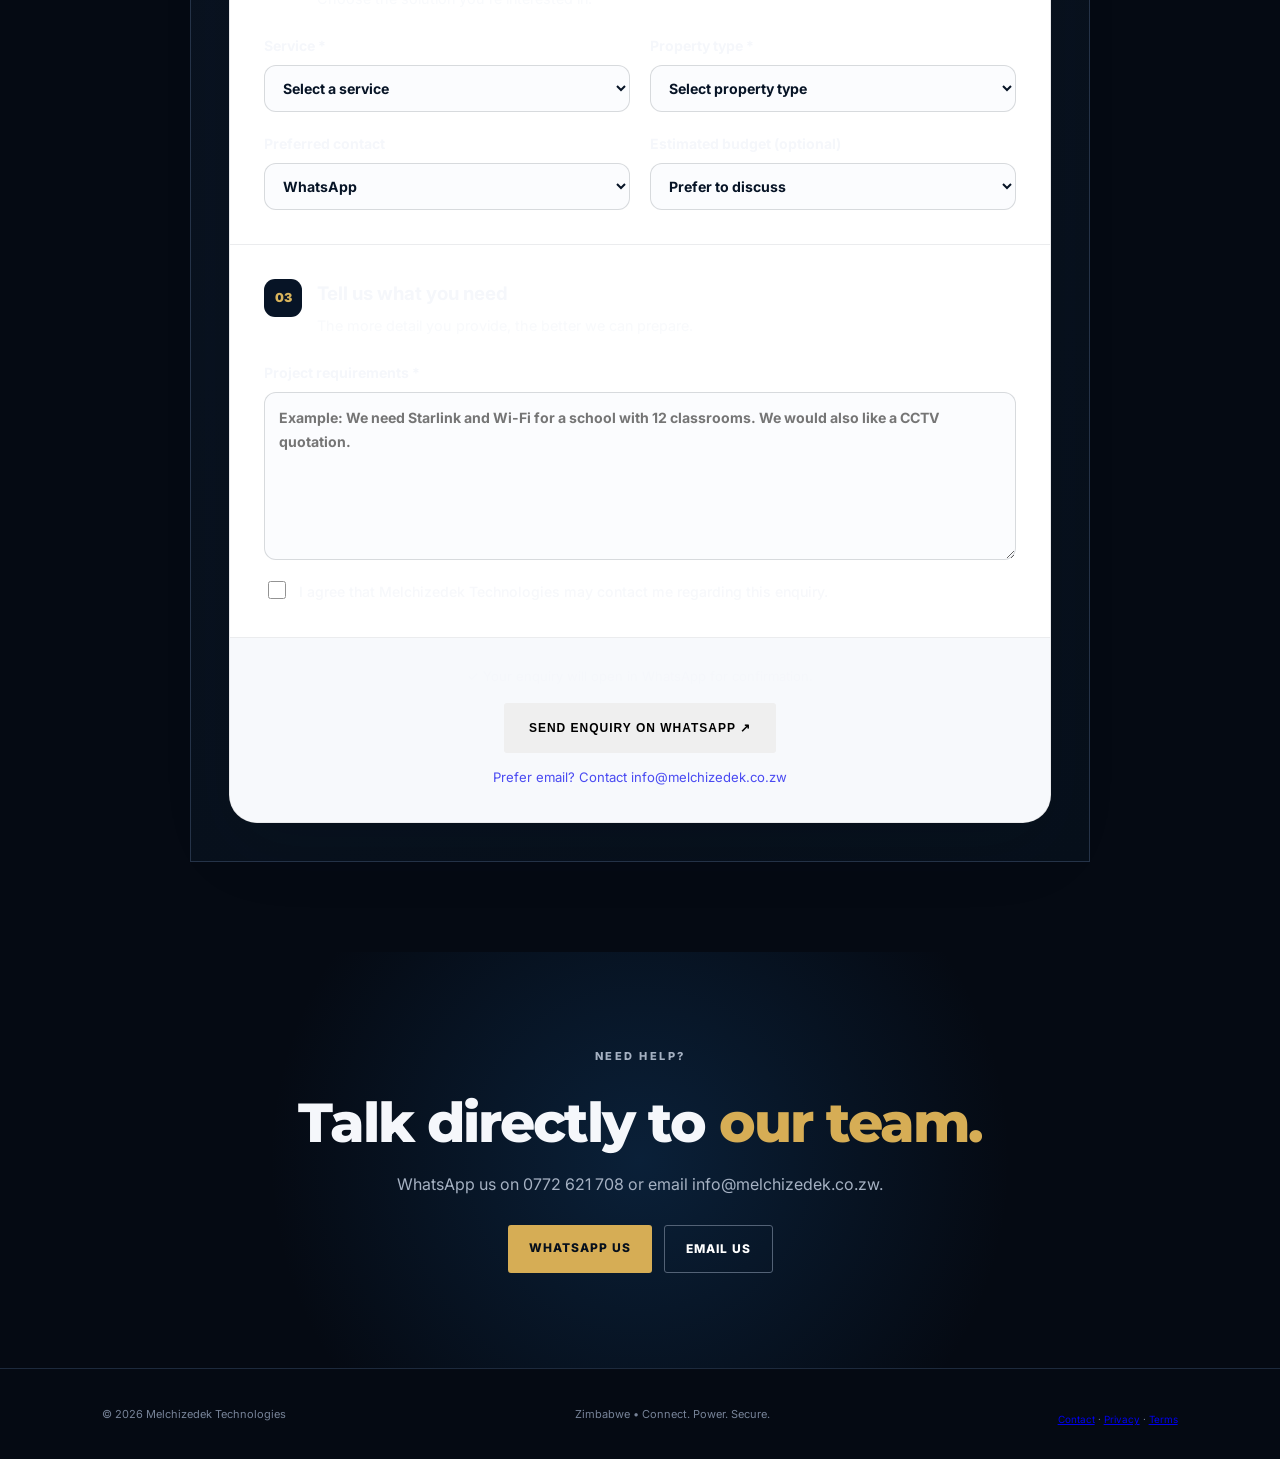
<file: quote.html>
<!DOCTYPE html>
<html lang="en">
<head>
<meta charset="UTF-8"><meta name="viewport" content="width=device-width,initial-scale=1">
<meta name="description" content="Request a quotation from Melchizedek Technologies for Starlink, solar, CCTV and security solutions in Zimbabwe.">
<title>Request a Quote | Melchizedek Technologies</title>
<link rel="preconnect" href="https://fonts.googleapis.com"><link rel="preconnect" href="https://fonts.gstatic.com" crossorigin>
<link href="https://fonts.googleapis.com/css2?family=Inter:wght@400;500;600;700;800&family=Montserrat:wght@700;800&display=swap" rel="stylesheet">
<link rel="stylesheet" href="service.css">
<style>
.quote-wrap{max-width:900px;margin:0 auto}.quote-card{background:linear-gradient(145deg,#0b1422,#07101b);border:1px solid #263449;padding:38px}.form-grid{display:grid;grid-template-columns:1fr 1fr;gap:20px}.field{display:flex;flex-direction:column;gap:8px}.field.full{grid-column:1/-1}.field label{font-size:12px;font-weight:800;letter-spacing:.8px}.field input,.field select,.field textarea{width:100%;background:#050a13;color:#f5f7fb;border:1px solid #2a3950;padding:14px;border-radius:3px;font:inherit;outline:none}.field input:focus,.field select:focus,.field textarea:focus{border-color:#d6ad55}.field textarea{min-height:130px;resize:vertical}.hint{color:#7f8da1;font-size:12px}.quote-result{display:none;margin-top:25px;padding:20px;border:1px solid #806735;background:#0a1320}.quote-result.show{display:block}.quote-result p{color:#a5b1c2}.summary{white-space:pre-line;background:#050a13;border:1px solid #1d2a3d;padding:16px;font-size:13px;color:#dce3ed}.check{display:flex;gap:10px;align-items:flex-start;color:#a5b1c2;font-size:12px}.check input{margin-top:4px}@media(max-width:650px){.quote-card{padding:24px}.form-grid{grid-template-columns:1fr}.field.full{grid-column:auto}}
</style>
<link rel="manifest" href="site.webmanifest">
<meta name="robots" content="index,follow">

  <meta name="description" content="Request a quotation for Starlink, solar, CCTV, security or networking services from Melchizedek Technologies.">
  <meta name="author" content="Melchizedek Technologies">
  <meta name="robots" content="index, follow">
  <link rel="canonical" href="https://melchizedek.co.zw/quote.html">
  <meta property="og:title" content="Get a Quote | Melchizedek Technologies">
  <meta property="og:description" content="Request a quotation for Starlink, solar, CCTV, security or networking services from Melchizedek Technologies.">
  <meta property="og:type" content="website">
  <meta property="og:url" content="https://melchizedek.co.zw/quote.html">
  <meta property="og:site_name" content="Melchizedek Technologies">
  <meta property="og:image" content="https://melchizedek.co.zw/logo.png">
  <meta name="twitter:card" content="summary">
  <meta name="twitter:title" content="Get a Quote | Melchizedek Technologies">
  <meta name="twitter:description" content="Request a quotation for Starlink, solar, CCTV, security or networking services from Melchizedek Technologies.">

</head>
<body>
<header class="header">
<a class="brand" href="index.html"><img src="logo.png" alt="Melchizedek Technologies logo"><span><strong>MELCHIZEDEK</strong><small>TECHNOLOGIES</small></span></a>
<button class="menu" onclick="document.querySelector('nav').classList.toggle('open')">☰</button>
<nav><a href="index.html">Home</a><a href="index.html#services">Services</a><a href="index.html#projects">Projects</a><a href="index.html#about">About</a><a href="#contact">Contact</a></nav>
</header>

<section class="hero" style="min-height:420px">
<div><p class="eyebrow">MELCHIZEDEK TECHNOLOGIES</p><h1>Let's build your <span>solution.</span></h1><p class="lead">Complete the short form below. We'll prepare your enquiry and open WhatsApp so you can send it directly to our team.</p></div>
<div class="hero-image" style="background-image:linear-gradient(0deg,rgba(3,8,16,.45),rgba(3,8,16,.05)),url('projects/ptz-cctv-installation.jpg')"></div>
</section>

<section class="section" id="contact">
<div class="quote-wrap">
<p class="eyebrow">REQUEST A QUOTE</p><h2>Tell us what you <span>need.</span></h2>
<div class="quote-card">

<div class="quote-intro-grid">
  <div class="quote-benefit"><strong>01</strong><h3>Tell us your needs</h3><p>Choose the service and describe your project.</p></div>
  <div class="quote-benefit"><strong>02</strong><h3>We review your enquiry</h3><p>Our team can assess the requirements and location.</p></div>
  <div class="quote-benefit"><strong>03</strong><h3>We respond on WhatsApp</h3><p>Get the next steps and a tailored quotation discussion.</p></div>
</div>

<form id="quote-form" class="smart-quote-form">
  <div class="form-progress" aria-label="Form progress">
    <span class="progress-step active">1 <small>Contact</small></span>
    <i></i>
    <span class="progress-step">2 <small>Project</small></span>
    <i></i>
    <span class="progress-step">3 <small>Requirements</small></span>
  </div>

  <div class="form-section">
    <div class="form-section-title">
      <span>01</span>
      <div><h3>Your details</h3><p>Tell us how we can reach you.</p></div>
    </div>
    <div class="form-grid">
      <label>Full name *
        <input type="text" name="name" id="name" placeholder="Your full name" required>
      </label>
      <label>WhatsApp / Phone *
        <input type="tel" name="phone" id="phone" placeholder="0772 621 708" required>
      </label>
      <label>Email address
        <input type="email" name="email" id="email" placeholder="you@example.com">
      </label>
      <label>Location *
        <input type="text" name="location" id="location" placeholder="Town / City / District" required>
      </label>
    </div>
  </div>

  <div class="form-section">
    <div class="form-section-title">
      <span>02</span>
      <div><h3>Your project</h3><p>Choose the solution you're interested in.</p></div>
    </div>
    <div class="form-grid">
      <label>Service *
        <select name="service" id="service" required>
          <option value="">Select a service</option>
          <option value="Starlink Internet">Starlink Internet</option>
          <option value="Solar Power">Solar Power</option>
          <option value="CCTV Security">CCTV Security</option>
          <option value="Security Solutions">Security Solutions</option>
          <option value="Wi-Fi & Networking">Wi-Fi & Networking</option>
          <option value="Multiple Services">Multiple Services</option>
        </select>
      </label>
      <label>Property type *
        <select name="property" id="property" required>
          <option value="">Select property type</option>
          <option>School</option>
          <option>Business</option>
          <option>Home / Residential</option>
          <option>Clinic / Institution</option>
          <option>Farm / Rural Property</option>
          <option>Other</option>
        </select>
      </label>
      <label>Preferred contact
        <select name="contact" id="contact">
          <option>WhatsApp</option>
          <option>Phone call</option>
          <option>Email</option>
        </select>
      </label>
      <label>Estimated budget (optional)
        <select name="budget" id="budget">
          <option value="">Prefer to discuss</option>
          <option>Under $250</option>
          <option>$250 – $500</option>
          <option>$500 – $1,000</option>
          <option>$1,000 – $2,500</option>
          <option>$2,500+</option>
        </select>
      </label>
    </div>
  </div>

  <div class="form-section">
    <div class="form-section-title">
      <span>03</span>
      <div><h3>Tell us what you need</h3><p>The more detail you provide, the better we can prepare.</p></div>
    </div>
    <label>Project requirements *
      <textarea name="requirements" id="requirements" rows="6" placeholder="Example: We need Starlink and Wi-Fi for a school with 12 classrooms. We would also like a CCTV quotation." required></textarea>
    </label>
    <label class="consent-row">
      <input type="checkbox" id="consent" required>
      <span>I agree that Melchizedek Technologies may contact me regarding this enquiry.</span>
    </label>
  </div>

  <div class="quote-submit-area">
    <div class="secure-note">✓ Your enquiry will open in WhatsApp for confirmation.</div>
    <button type="submit" class="btn btn-primary quote-submit">SEND ENQUIRY ON WHATSAPP ↗</button>
    <a class="email-fallback" href="mailto:info@melchizedek.co.zw">Prefer email? Contact info@melchizedek.co.zw</a>
  </div>
</form>
<div class="quote-result" id="result"><p class="eyebrow">YOUR ENQUIRY</p><div class="summary" id="summary"></div><div class="actions" style="margin-top:16px"><a class="btn primary" id="send" target="_blank">SEND ON WHATSAPP</a><button class="btn secondary" id="edit" type="button">EDIT</button></div></div>
</div>
</div>
</section>

<section class="cta"><p class="eyebrow">NEED HELP?</p><h2>Talk directly to <span>our team.</span></h2><p>WhatsApp us on 0772 621 708 or email info@melchizedek.co.zw.</p><div class="actions"><a class="btn primary" href="https://wa.me/263772621708" target="_blank">WHATSAPP US</a><a class="btn secondary" href="mailto:info@melchizedek.co.zw">EMAIL US</a></div></section>
<footer><span>© 2026 Melchizedek Technologies</span><span>Zimbabwe • Connect. Power. Secure.</span><div style="text-align:center;margin-top:10px;font-size:.9em"><a href="contact.html">Contact</a> · <a href="privacy.html">Privacy</a> · <a href="terms.html">Terms</a></div></footer>

<script>
const form=document.getElementById('quoteForm'), result=document.getElementById('result'), summary=document.getElementById('summary'), send=document.getElementById('send'), edit=document.getElementById('edit');
form.addEventListener('submit',e=>{
 e.preventDefault();
 const name=document.getElementById('name').value.trim(), phone=document.getElementById('phone').value.trim(), service=document.getElementById('service').value, location=document.getElementById('location').value.trim(), property=document.getElementById('property').value, budget=document.getElementById('budget').value.trim()||'Not specified', req=document.getElementById('requirements').value.trim();
 const text=`Hello Melchizedek Technologies,

I would like to request a quotation.

Name: ${name}
Phone/WhatsApp: ${phone}
Service: ${service}
Location: ${location}
Property type: ${property}
Budget: ${budget}

Requirements:
${req}

Please advise on the suitable solution and quotation.`;
 summary.textContent=text;
 send.href='https://wa.me/263772621708?text='+encodeURIComponent(text);
 result.classList.add('show'); result.scrollIntoView({behavior:'smooth',block:'center'});
});
edit.addEventListener('click',()=>{result.classList.remove('show');document.getElementById('name').focus()});
</script>
</body></html>
</file>
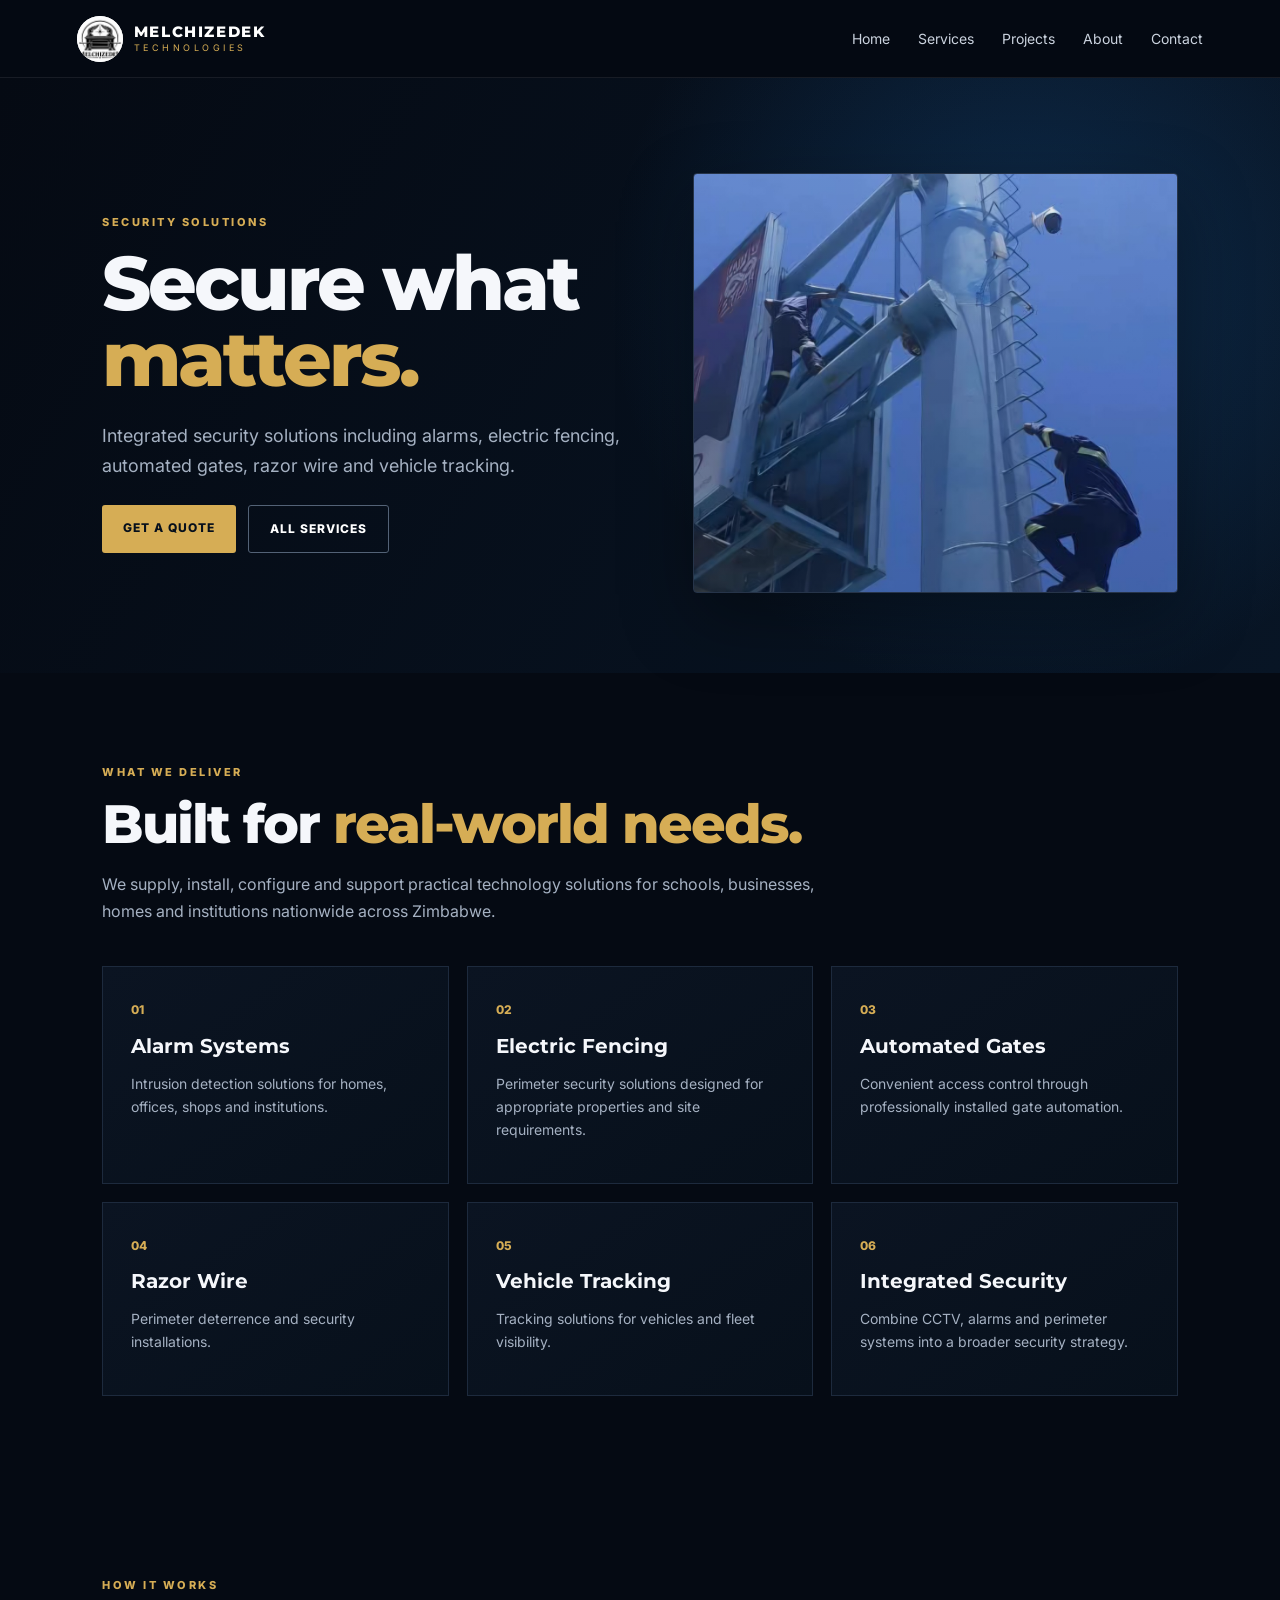
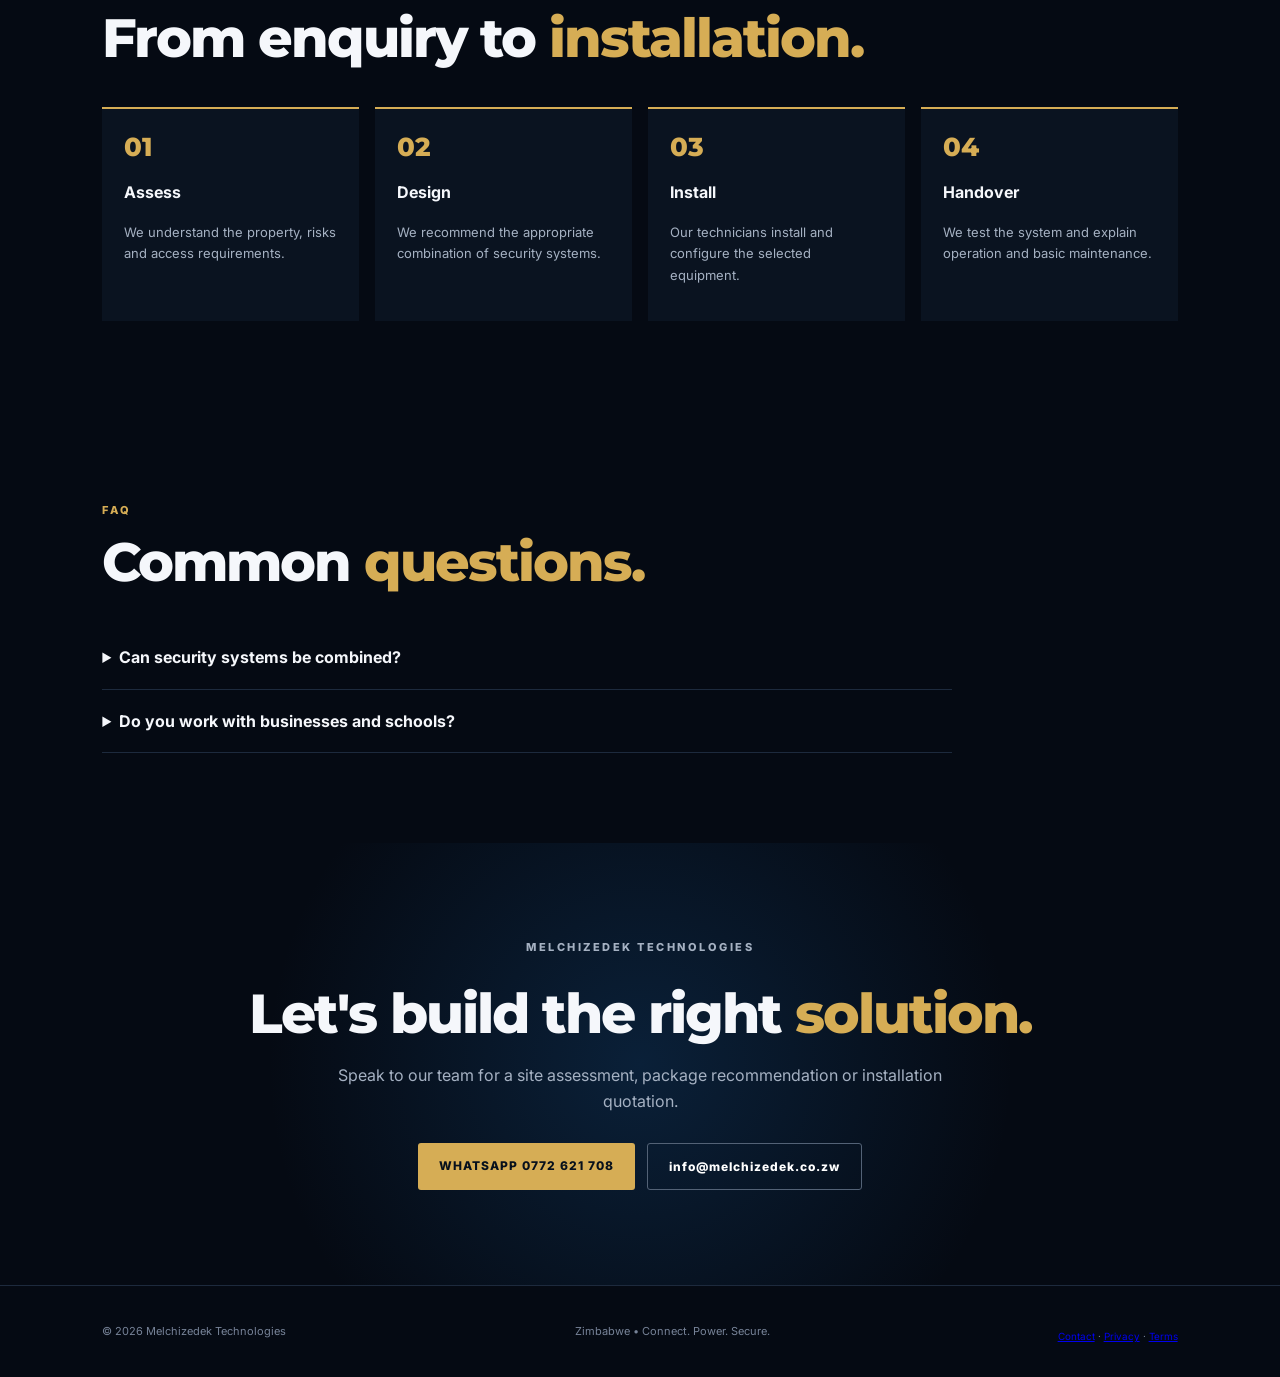
<file: security.html>
<!DOCTYPE html><html lang="en"><head><meta charset="UTF-8"><meta name="viewport" content="width=device-width,initial-scale=1"><meta name="description" content="Security Solutions by Melchizedek Technologies, Zimbabwe."><title>Security Solutions | Melchizedek Technologies</title><link rel="preconnect" href="https://fonts.googleapis.com"><link rel="preconnect" href="https://fonts.gstatic.com" crossorigin><link href="https://fonts.googleapis.com/css2?family=Inter:wght@400;500;600;700;800&family=Montserrat:wght@700;800&display=swap" rel="stylesheet"><link rel="stylesheet" href="service.css"><link rel="manifest" href="site.webmanifest">
<meta name="robots" content="index,follow">

  <meta name="description" content="Alarms, electric fencing, automated gates, razor wire and other security solutions across Zimbabwe.">
  <meta name="author" content="Melchizedek Technologies">
  <meta name="robots" content="index, follow">
  <link rel="canonical" href="https://melchizedek.co.zw/security.html">
  <meta property="og:title" content="Security Solutions | Melchizedek Technologies">
  <meta property="og:description" content="Alarms, electric fencing, automated gates, razor wire and other security solutions across Zimbabwe.">
  <meta property="og:type" content="website">
  <meta property="og:url" content="https://melchizedek.co.zw/security.html">
  <meta property="og:site_name" content="Melchizedek Technologies">
  <meta property="og:image" content="https://melchizedek.co.zw/logo.png">
  <meta name="twitter:card" content="summary">
  <meta name="twitter:title" content="Security Solutions | Melchizedek Technologies">
  <meta name="twitter:description" content="Alarms, electric fencing, automated gates, razor wire and other security solutions across Zimbabwe.">

<script type="application/ld+json">
{
  "@context": "https://schema.org",
  "@type": "Service",
  "name": "Security Solutions",
  "description": "Alarm, electric fence, automated gate, razor wire and vehicle tracking solutions across Zimbabwe.",
  "provider": {
    "@type": "Organization",
    "name": "Melchizedek Technologies",
    "url": "https://melchizedek.co.zw/"
  },
  "areaServed": {
    "@type": "Country",
    "name": "Zimbabwe"
  }
}
</script>
</head><body>
<header class="header"><a class="brand" href="index.html"><img src="logo.png" alt="Melchizedek Technologies logo"><span><strong>MELCHIZEDEK</strong><small>TECHNOLOGIES</small></span></a><button class="menu" onclick="document.querySelector('nav').classList.toggle('open')">☰</button><nav><a href="index.html">Home</a><a href="index.html#services">Services</a><a href="index.html#projects">Projects</a><a href="index.html#about">About</a><a href="#contact">Contact</a></nav></header>
<section class="hero"><div><p class="eyebrow">SECURITY SOLUTIONS</p><h1>Secure what <span>matters.</span></h1><p class="lead">Integrated security solutions including alarms, electric fencing, automated gates, razor wire and vehicle tracking.</p><div class="actions"><a class="btn primary" href="quote.html" target="_blank">GET A QUOTE</a><a class="btn secondary" href="index.html#services">ALL SERVICES</a></div></div><div class="hero-image" style="background-image:linear-gradient(0deg,rgba(3,8,16,.2),rgba(3,8,16,.05)),url('projects/security-tower-installation.jpg')"></div></section>
<section class="section"><p class="eyebrow">WHAT WE DELIVER</p><h2>Built for <span>real-world needs.</span></h2><p class="section-intro">We supply, install, configure and support practical technology solutions for schools, businesses, homes and institutions nationwide across Zimbabwe.</p><div class="features"><article class="feature"><span class="num">01</span><h3>Alarm Systems</h3><p>Intrusion detection solutions for homes, offices, shops and institutions.</p></article><article class="feature"><span class="num">02</span><h3>Electric Fencing</h3><p>Perimeter security solutions designed for appropriate properties and site requirements.</p></article><article class="feature"><span class="num">03</span><h3>Automated Gates</h3><p>Convenient access control through professionally installed gate automation.</p></article><article class="feature"><span class="num">04</span><h3>Razor Wire</h3><p>Perimeter deterrence and security installations.</p></article><article class="feature"><span class="num">05</span><h3>Vehicle Tracking</h3><p>Tracking solutions for vehicles and fleet visibility.</p></article><article class="feature"><span class="num">06</span><h3>Integrated Security</h3><p>Combine CCTV, alarms and perimeter systems into a broader security strategy.</p></article></div></section>
<section class="section"><p class="eyebrow">HOW IT WORKS</p><h2>From enquiry to <span>installation.</span></h2><div class="process"><article class="step"><b>01</b><h3>Assess</h3><p>We understand the property, risks and access requirements.</p></article><article class="step"><b>02</b><h3>Design</h3><p>We recommend the appropriate combination of security systems.</p></article><article class="step"><b>03</b><h3>Install</h3><p>Our technicians install and configure the selected equipment.</p></article><article class="step"><b>04</b><h3>Handover</h3><p>We test the system and explain operation and basic maintenance.</p></article></div></section><section class="section"><p class="eyebrow">FAQ</p><h2>Common <span>questions.</span></h2><div class="faq"><details><summary>Can security systems be combined?</summary><p>Yes. CCTV, alarms, electric fencing and access solutions can be planned as complementary layers of security.</p></details><details><summary>Do you work with businesses and schools?</summary><p>Yes. We provide security installations for homes, schools, businesses and institutions.</p></details></div></section>
<section class="cta" id="contact"><p class="eyebrow">MELCHIZEDEK TECHNOLOGIES</p><h2>Let's build the right <span>solution.</span></h2><p>Speak to our team for a site assessment, package recommendation or installation quotation.</p><div class="actions"><a class="btn primary" href="quote.html" target="_blank">WHATSAPP 0772 621 708</a><a class="btn secondary" href="mailto:info@melchizedek.co.zw">info@melchizedek.co.zw</a></div></section>
<footer><span>© 2026 Melchizedek Technologies</span><span>Zimbabwe • Connect. Power. Secure.</span><div style="text-align:center;margin-top:10px;font-size:.9em"><a href="contact.html">Contact</a> · <a href="privacy.html">Privacy</a> · <a href="terms.html">Terms</a></div></footer></body></html>
</file>
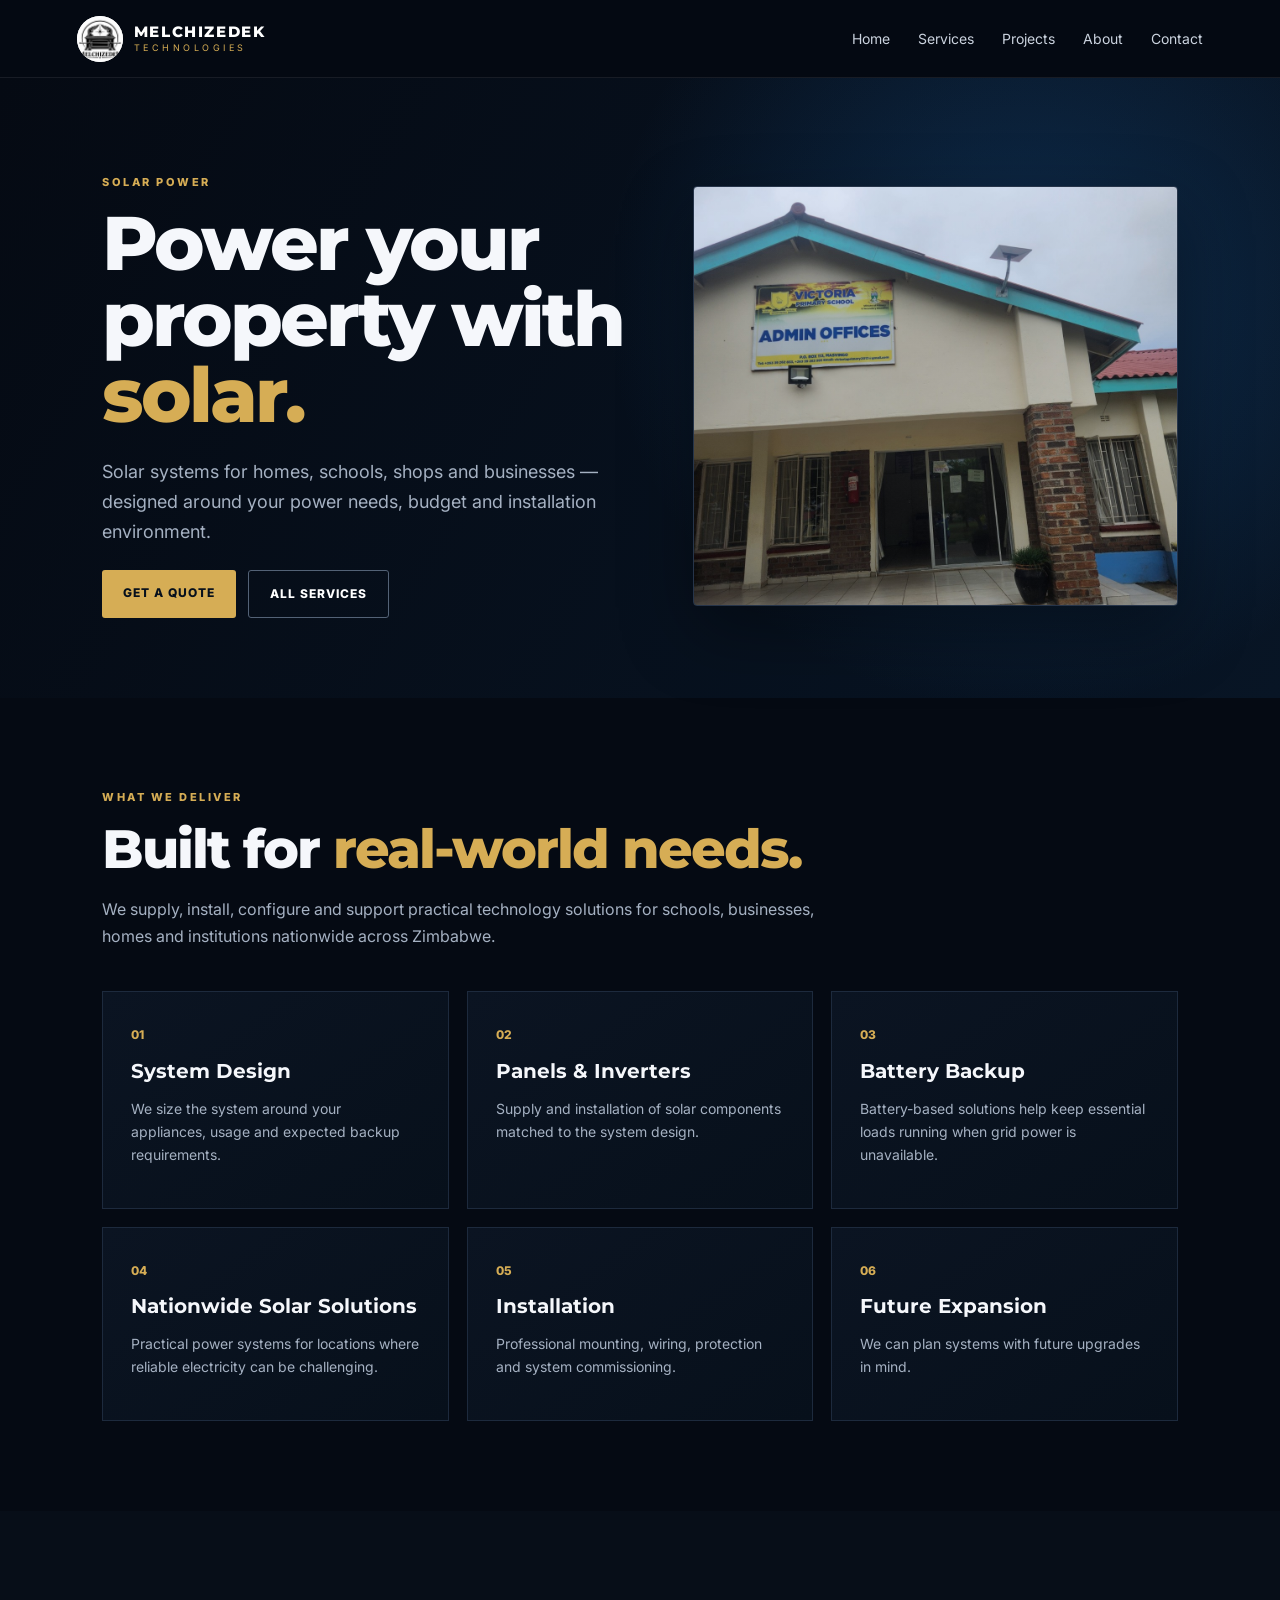
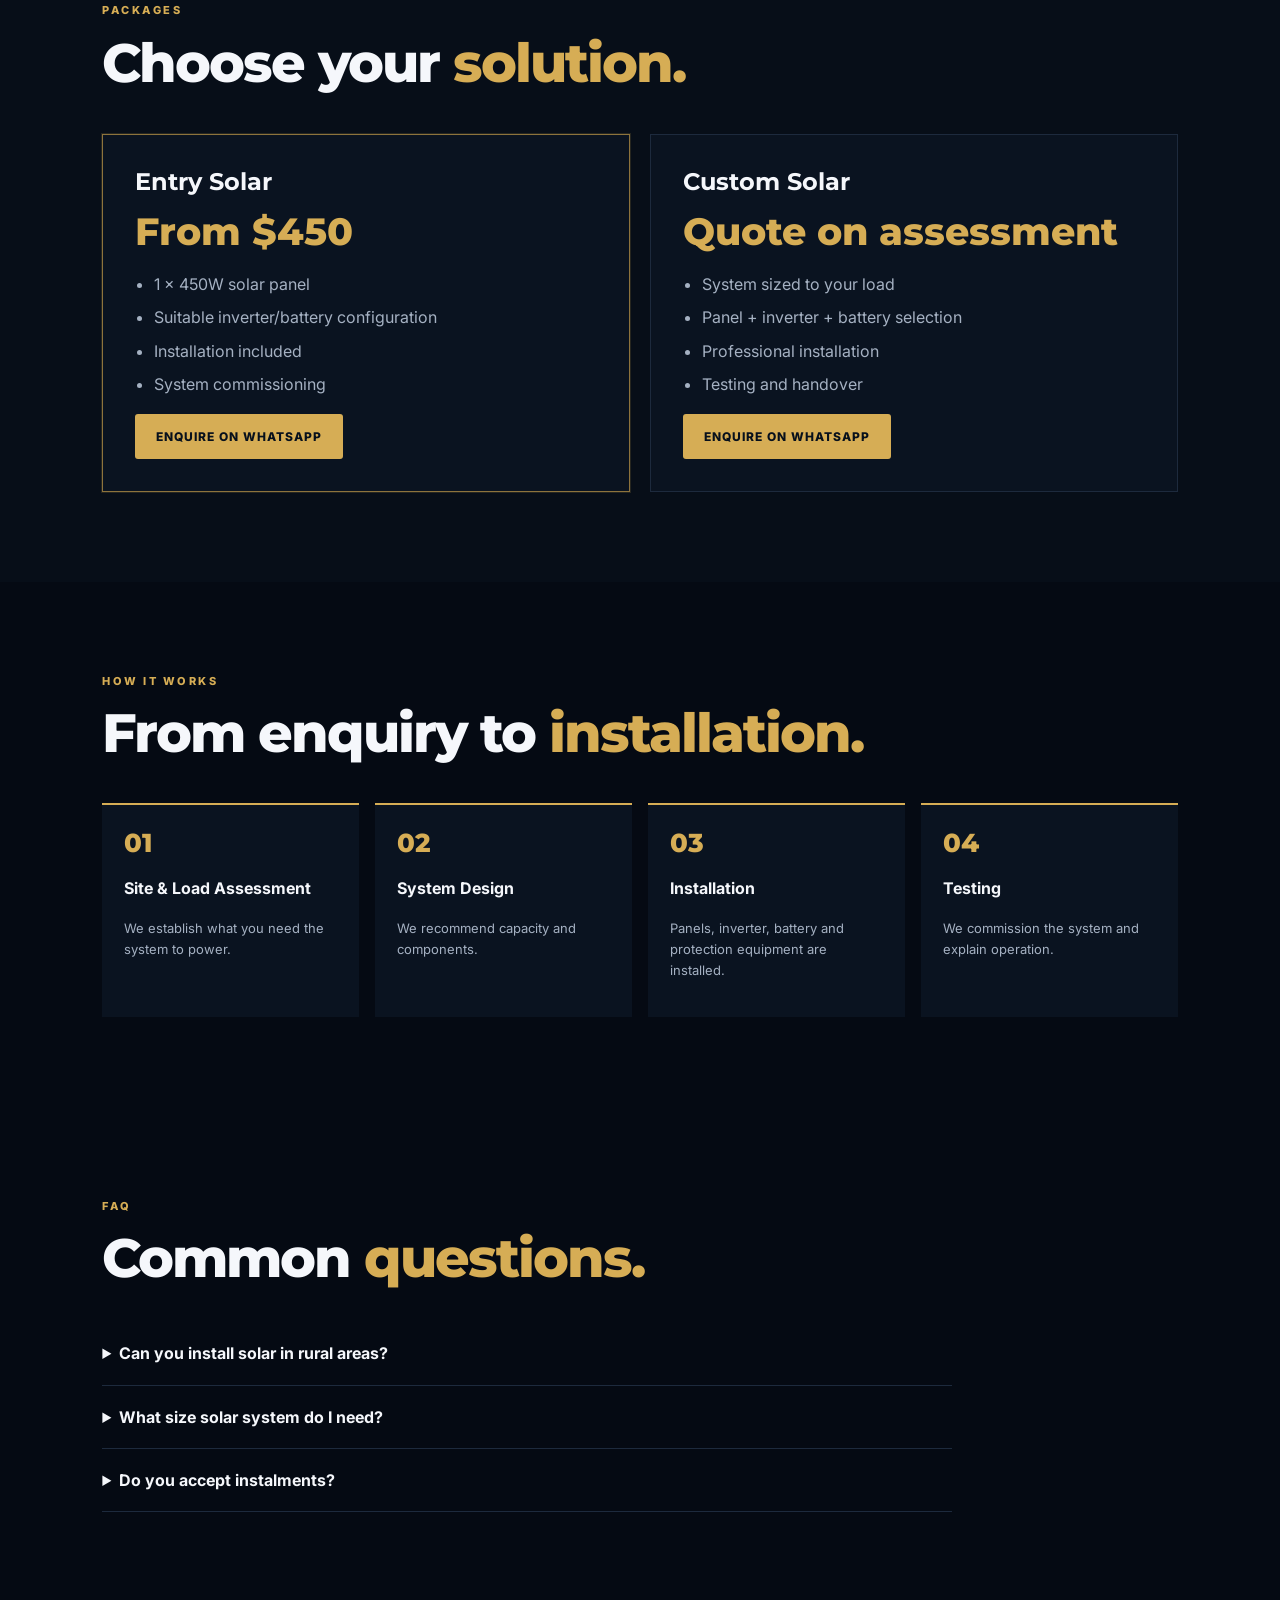
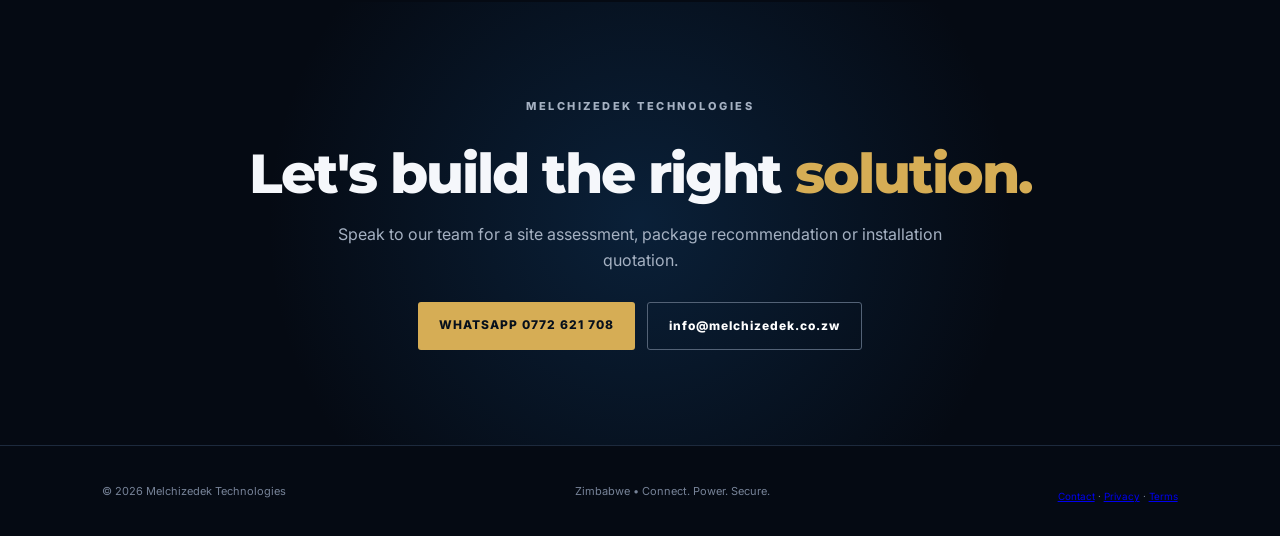
<file: solar.html>
<!DOCTYPE html><html lang="en"><head><meta charset="UTF-8"><meta name="viewport" content="width=device-width,initial-scale=1"><meta name="description" content="Solar Power Systems by Melchizedek Technologies, Zimbabwe."><title>Solar Power Systems | Melchizedek Technologies</title><link rel="preconnect" href="https://fonts.googleapis.com"><link rel="preconnect" href="https://fonts.gstatic.com" crossorigin><link href="https://fonts.googleapis.com/css2?family=Inter:wght@400;500;600;700;800&family=Montserrat:wght@700;800&display=swap" rel="stylesheet"><link rel="stylesheet" href="service.css"><link rel="manifest" href="site.webmanifest">
<meta name="robots" content="index,follow">

  <meta name="description" content="Solar power solutions for homes, schools, businesses and institutions across Zimbabwe. Systems from $450.">
  <meta name="author" content="Melchizedek Technologies">
  <meta name="robots" content="index, follow">
  <link rel="canonical" href="https://melchizedek.co.zw/solar.html">
  <meta property="og:title" content="Solar Power Systems | Melchizedek Technologies">
  <meta property="og:description" content="Solar power solutions for homes, schools, businesses and institutions across Zimbabwe. Systems from $450.">
  <meta property="og:type" content="website">
  <meta property="og:url" content="https://melchizedek.co.zw/solar.html">
  <meta property="og:site_name" content="Melchizedek Technologies">
  <meta property="og:image" content="https://melchizedek.co.zw/logo.png">
  <meta name="twitter:card" content="summary">
  <meta name="twitter:title" content="Solar Power Systems | Melchizedek Technologies">
  <meta name="twitter:description" content="Solar power solutions for homes, schools, businesses and institutions across Zimbabwe. Systems from $450.">

<script type="application/ld+json">
{
  "@context": "https://schema.org",
  "@type": "Service",
  "name": "Solar Power Systems",
  "description": "Solar power systems and installation across Zimbabwe.",
  "provider": {
    "@type": "Organization",
    "name": "Melchizedek Technologies",
    "url": "https://melchizedek.co.zw/"
  },
  "areaServed": {
    "@type": "Country",
    "name": "Zimbabwe"
  }
}
</script>
</head><body>
<header class="header"><a class="brand" href="index.html"><img src="logo.png" alt="Melchizedek Technologies logo"><span><strong>MELCHIZEDEK</strong><small>TECHNOLOGIES</small></span></a><button class="menu" onclick="document.querySelector('nav').classList.toggle('open')">☰</button><nav><a href="index.html">Home</a><a href="index.html#services">Services</a><a href="index.html#projects">Projects</a><a href="index.html#about">About</a><a href="#contact">Contact</a></nav></header>
<section class="hero"><div><p class="eyebrow">SOLAR POWER</p><h1>Power your property with <span>solar.</span></h1><p class="lead">Solar systems for homes, schools, shops and businesses — designed around your power needs, budget and installation environment.</p><div class="actions"><a class="btn primary" href="quote.html" target="_blank">GET A QUOTE</a><a class="btn secondary" href="index.html#services">ALL SERVICES</a></div></div><div class="hero-image" style="background-image:linear-gradient(0deg,rgba(3,8,16,.2),rgba(3,8,16,.05)),url('projects/victoria-primary-school.jpg')"></div></section>
<section class="section"><p class="eyebrow">WHAT WE DELIVER</p><h2>Built for <span>real-world needs.</span></h2><p class="section-intro">We supply, install, configure and support practical technology solutions for schools, businesses, homes and institutions nationwide across Zimbabwe.</p><div class="features"><article class="feature"><span class="num">01</span><h3>System Design</h3><p>We size the system around your appliances, usage and expected backup requirements.</p></article><article class="feature"><span class="num">02</span><h3>Panels & Inverters</h3><p>Supply and installation of solar components matched to the system design.</p></article><article class="feature"><span class="num">03</span><h3>Battery Backup</h3><p>Battery-based solutions help keep essential loads running when grid power is unavailable.</p></article><article class="feature"><span class="num">04</span><h3>Nationwide Solar Solutions</h3><p>Practical power systems for locations where reliable electricity can be challenging.</p></article><article class="feature"><span class="num">05</span><h3>Installation</h3><p>Professional mounting, wiring, protection and system commissioning.</p></article><article class="feature"><span class="num">06</span><h3>Future Expansion</h3><p>We can plan systems with future upgrades in mind.</p></article></div></section>
<section class="section packages"><p class="eyebrow">PACKAGES</p><h2>Choose your <span>solution.</span></h2><div class="package-grid"><article class="package featured"><h3>Entry Solar</h3><div class="price">From $450</div><ul><li>1 × 450W solar panel</li><li>Suitable inverter/battery configuration</li><li>Installation included</li><li>System commissioning</li></ul><a class="btn primary" href="https://wa.me/263772621708?text=Hello%20Melchizedek%20Technologies%2C%20I%27m%20interested%20in%20the%20Entry%20Solar%20package." target="_blank">ENQUIRE ON WHATSAPP</a></article><article class="package "><h3>Custom Solar</h3><div class="price">Quote on assessment</div><ul><li>System sized to your load</li><li>Panel + inverter + battery selection</li><li>Professional installation</li><li>Testing and handover</li></ul><a class="btn primary" href="https://wa.me/263772621708?text=Hello%20Melchizedek%20Technologies%2C%20I%27m%20interested%20in%20the%20Custom%20Solar%20package." target="_blank">ENQUIRE ON WHATSAPP</a></article></div></section><section class="section"><p class="eyebrow">HOW IT WORKS</p><h2>From enquiry to <span>installation.</span></h2><div class="process"><article class="step"><b>01</b><h3>Site & Load Assessment</h3><p>We establish what you need the system to power.</p></article><article class="step"><b>02</b><h3>System Design</h3><p>We recommend capacity and components.</p></article><article class="step"><b>03</b><h3>Installation</h3><p>Panels, inverter, battery and protection equipment are installed.</p></article><article class="step"><b>04</b><h3>Testing</h3><p>We commission the system and explain operation.</p></article></div></section><section class="section"><p class="eyebrow">FAQ</p><h2>Common <span>questions.</span></h2><div class="faq"><details><summary>Can you install solar in rural areas?</summary><p>Yes. We provide practical solar installation solutions for rural homes, schools and businesses.</p></details><details><summary>What size solar system do I need?</summary><p>It depends on the appliances and how long you want them powered. We can size the system from your load requirements.</p></details><details><summary>Do you accept instalments?</summary><p>Solar payment arrangements can be discussed when requesting a quotation.</p></details></div></section>
<section class="cta" id="contact"><p class="eyebrow">MELCHIZEDEK TECHNOLOGIES</p><h2>Let's build the right <span>solution.</span></h2><p>Speak to our team for a site assessment, package recommendation or installation quotation.</p><div class="actions"><a class="btn primary" href="quote.html" target="_blank">WHATSAPP 0772 621 708</a><a class="btn secondary" href="mailto:info@melchizedek.co.zw">info@melchizedek.co.zw</a></div></section>
<footer><span>© 2026 Melchizedek Technologies</span><span>Zimbabwe • Connect. Power. Secure.</span><div style="text-align:center;margin-top:10px;font-size:.9em"><a href="contact.html">Contact</a> · <a href="privacy.html">Privacy</a> · <a href="terms.html">Terms</a></div></footer></body></html>
</file>
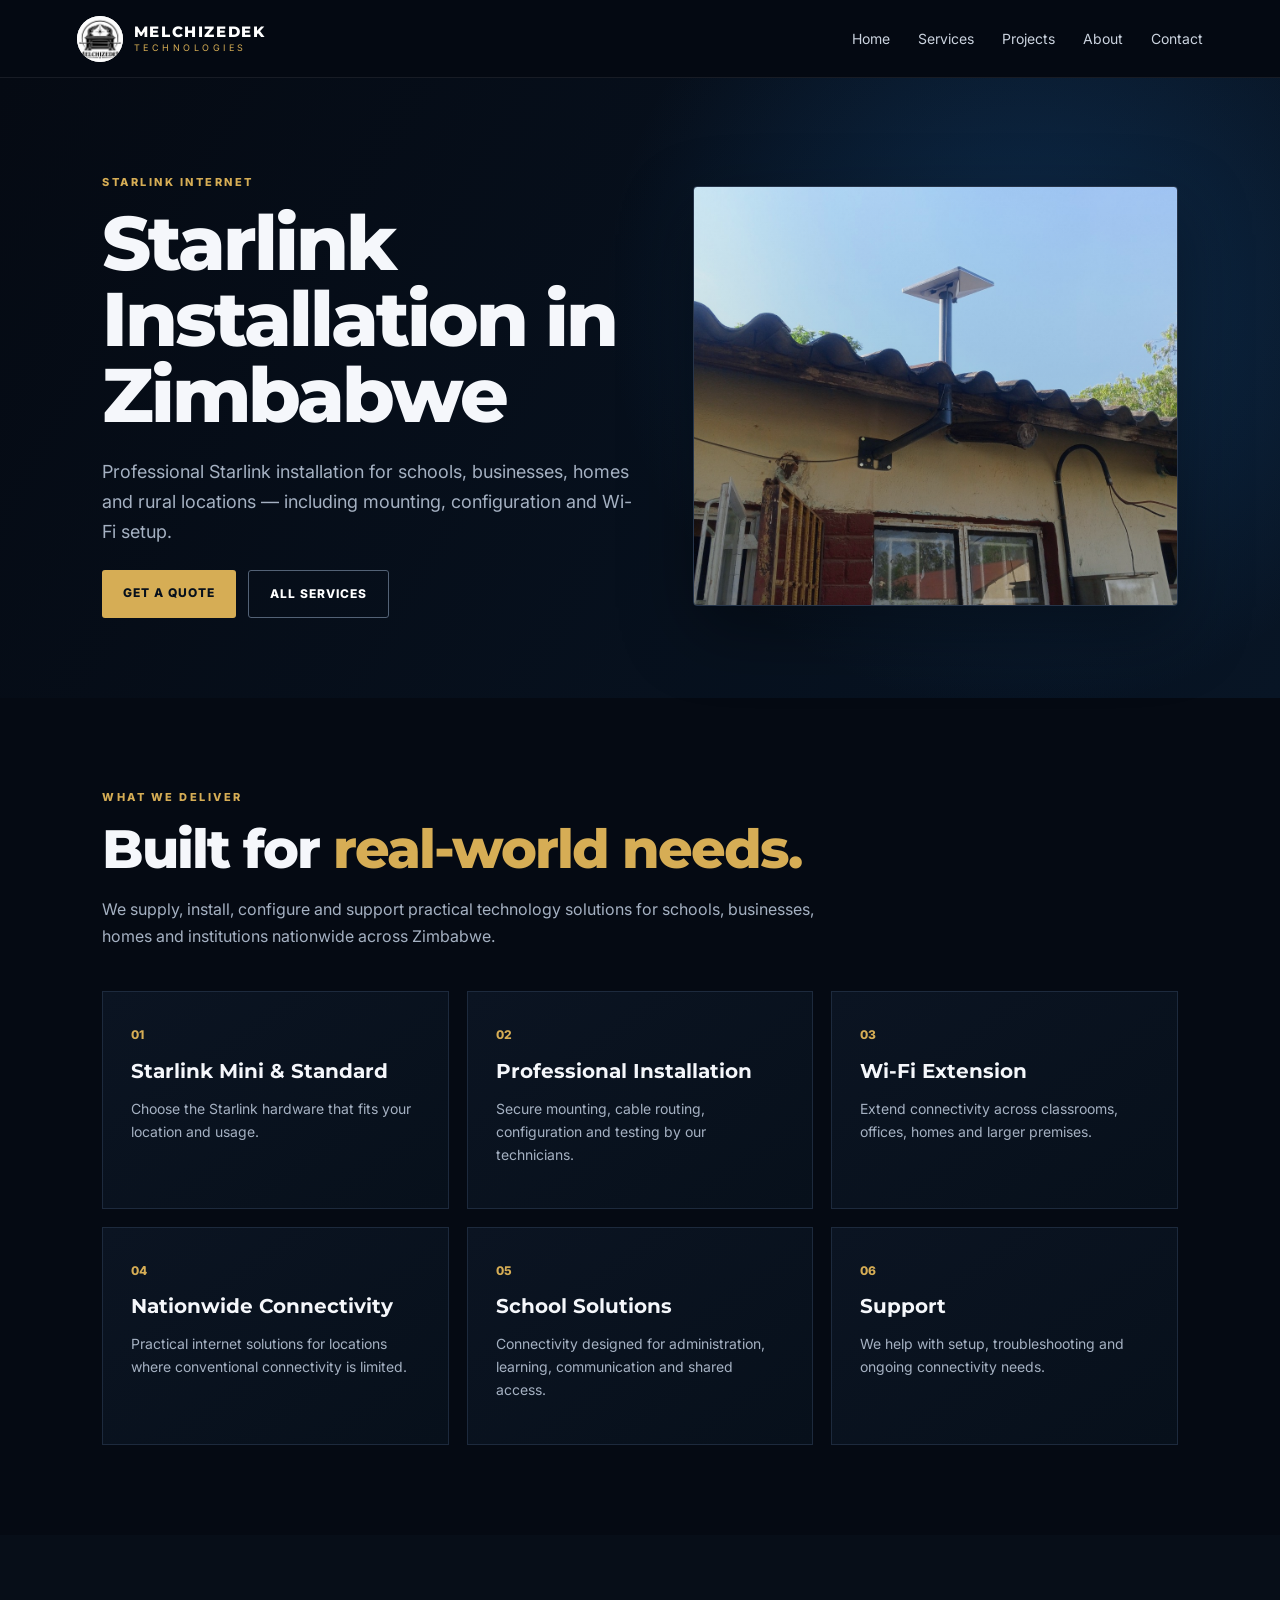
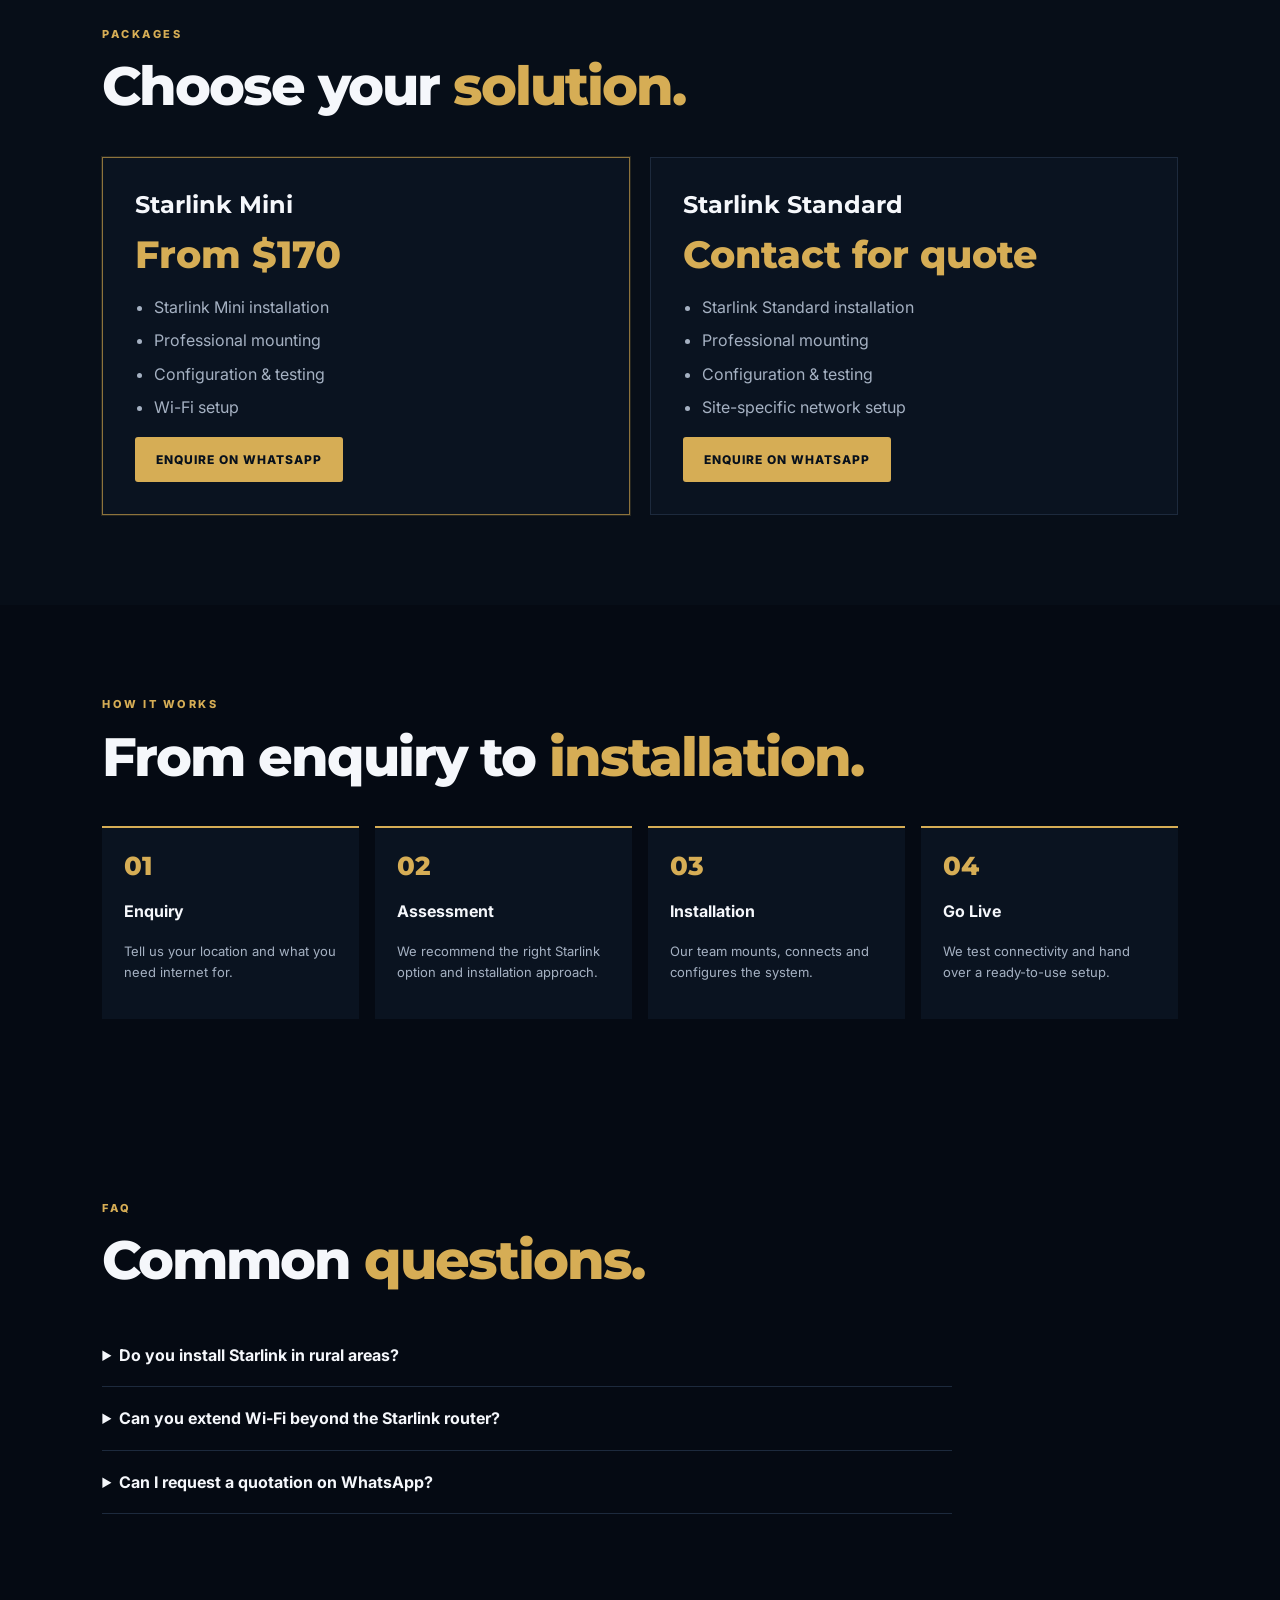
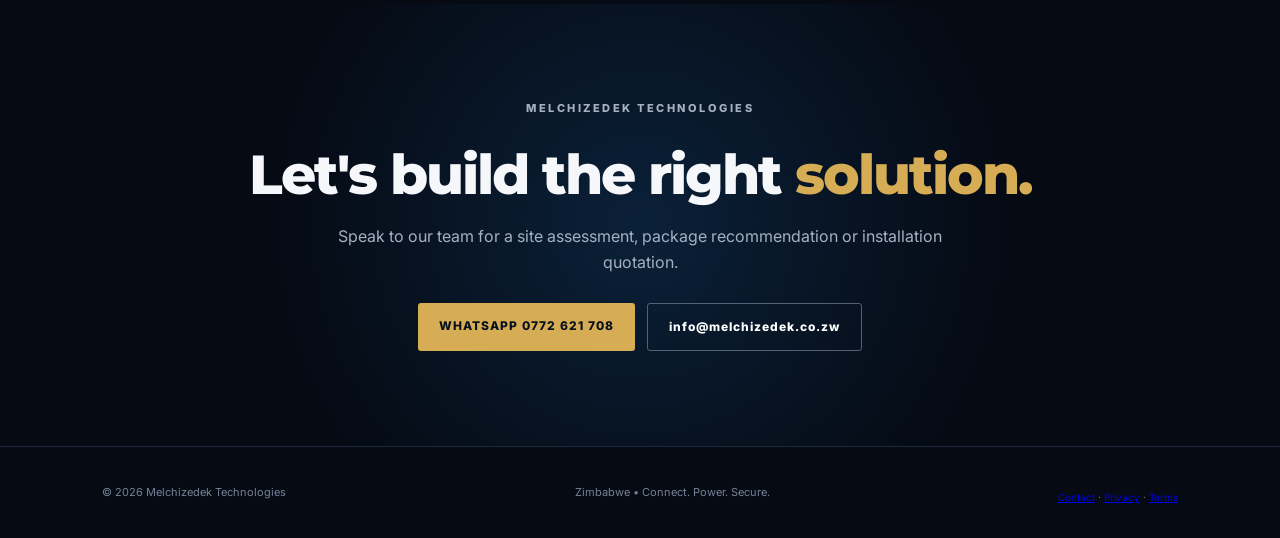
<file: starlink.html>
<!DOCTYPE html>
<html lang="en">
<head>


<!-- Google tag (gtag.js) -->
<script async src="https://www.googletagmanager.com/gtag/js?id=G-7KZ6KNCYTZ"></script>
<script>
  window.dataLayer = window.dataLayer || [];
  function gtag(){dataLayer.push(arguments);}
  gtag('js', new Date());

  gtag('config', 'G-7KZ6KNCYTZ');
</script>

<meta charset="UTF-8">

<title>Starlink Installation Zimbabwe | Melchizedek Technologies</title>

<meta name="description" content="Professional Starlink installation in Zimbabwe by Melchizedek Technologies. Starlink internet solutions for homes, schools, businesses and rural areas.">

<meta name="author" content="Melchizedek Technologies">
<meta name="robots" content="index, follow">

<link rel="canonical" href="https://melchizedek.co.zw/starlink.html"><!DOCTYPE html><html lang="en"><head><meta charset="UTF-8"><meta name="viewport" content="width=device-width,initial-scale=1"><meta name="description" content="Starlink Internet & Installation by Melchizedek Technologies, Zimbabwe."><title>Starlink Internet & Installation | Melchizedek Technologies</title><link rel="preconnect" href="https://fonts.googleapis.com"><link rel="preconnect" href="https://fonts.gstatic.com" crossorigin><link href="https://fonts.googleapis.com/css2?family=Inter:wght@400;500;600;700;800&family=Montserrat:wght@700;800&display=swap" rel="stylesheet"><link rel="stylesheet" href="service.css"><link rel="manifest" href="site.webmanifest">

  <meta property="og:title" content="Starlink Internet &amp; Installation | Melchizedek Technologies">
  <meta property="og:description" content="Starlink internet and professional installation across Zimbabwe. Starlink Mini packages from $170.">
  <meta property="og:type" content="website">
  <meta property="og:url" content="https://melchizedek.co.zw/starlink.html">
  <meta property="og:site_name" content="Melchizedek Technologies">
  <meta property="og:image" content="https://melchizedek.co.zw/logo.png">
  <meta name="twitter:card" content="summary">
  <meta name="twitter:title" content="Starlink Internet &amp; Installation | Melchizedek Technologies">
  <meta name="twitter:description" content="Starlink internet and professional installation across Zimbabwe. Starlink Mini packages from $170.">

<script type="application/ld+json">
{
  "@context": "https://schema.org",
  "@type": "Service",
  "name": "Starlink Internet & Installation",
  "description": "Starlink internet connectivity and professional installation across Zimbabwe.",
  "provider": {
    "@type": "Organization",
    "name": "Melchizedek Technologies",
    "url": "https://melchizedek.co.zw/"
  },
  "areaServed": {
    "@type": "Country",
    "name": "Zimbabwe"
  }
}
</script>
</head><body>
<header class="header"><a class="brand" href="index.html"><img src="logo.png" alt="Melchizedek Technologies logo"><span><strong>MELCHIZEDEK</strong><small>TECHNOLOGIES</small></span></a><button class="menu" onclick="document.querySelector('nav').classList.toggle('open')">☰</button><nav><a href="index.html">Home</a><a href="index.html#services">Services</a><a href="index.html#projects">Projects</a><a href="index.html#about">About</a><a href="#contact">Contact</a></nav></header>
<section class="hero"><div><p class="eyebrow">STARLINK INTERNET</p><h1>Starlink Installation in Zimbabwe</h1><p class="lead">Professional Starlink installation for schools, businesses, homes and rural locations — including mounting, configuration and Wi-Fi setup.</p><div class="actions"><a class="btn primary" href="quote.html" target="_blank">GET A QUOTE</a><a class="btn secondary" href="index.html#services">ALL SERVICES</a></div></div><div class="hero-image" style="background-image:linear-gradient(0deg,rgba(3,8,16,.2),rgba(3,8,16,.05)),url('projects/starlink-installation-1.jpg')"></div></section>
<section class="section"><p class="eyebrow">WHAT WE DELIVER</p><h2>Built for <span>real-world needs.</span></h2><p class="section-intro">We supply, install, configure and support practical technology solutions for schools, businesses, homes and institutions nationwide across Zimbabwe.</p><div class="features"><article class="feature"><span class="num">01</span><h3>Starlink Mini & Standard</h3><p>Choose the Starlink hardware that fits your location and usage.</p></article><article class="feature"><span class="num">02</span><h3>Professional Installation</h3><p>Secure mounting, cable routing, configuration and testing by our technicians.</p></article><article class="feature"><span class="num">03</span><h3>Wi-Fi Extension</h3><p>Extend connectivity across classrooms, offices, homes and larger premises.</p></article><article class="feature"><span class="num">04</span><h3>Nationwide Connectivity</h3><p>Practical internet solutions for locations where conventional connectivity is limited.</p></article><article class="feature"><span class="num">05</span><h3>School Solutions</h3><p>Connectivity designed for administration, learning, communication and shared access.</p></article><article class="feature"><span class="num">06</span><h3>Support</h3><p>We help with setup, troubleshooting and ongoing connectivity needs.</p></article></div></section>
<section class="section packages"><p class="eyebrow">PACKAGES</p><h2>Choose your <span>solution.</span></h2><div class="package-grid"><article class="package featured"><h3>Starlink Mini</h3><div class="price">From $170</div><ul><li>Starlink Mini installation</li><li>Professional mounting</li><li>Configuration & testing</li><li>Wi-Fi setup</li></ul><a class="btn primary" href="https://wa.me/263772621708?text=Hello%20Melchizedek%20Technologies%2C%20I%27m%20interested%20in%20the%20Starlink%20Mini%20package." target="_blank">ENQUIRE ON WHATSAPP</a></article><article class="package "><h3>Starlink Standard</h3><div class="price">Contact for quote</div><ul><li>Starlink Standard installation</li><li>Professional mounting</li><li>Configuration & testing</li><li>Site-specific network setup</li></ul><a class="btn primary" href="https://wa.me/263772621708?text=Hello%20Melchizedek%20Technologies%2C%20I%27m%20interested%20in%20the%20Starlink%20Standard%20package." target="_blank">ENQUIRE ON WHATSAPP</a></article></div></section><section class="section"><p class="eyebrow">HOW IT WORKS</p><h2>From enquiry to <span>installation.</span></h2><div class="process"><article class="step"><b>01</b><h3>Enquiry</h3><p>Tell us your location and what you need internet for.</p></article><article class="step"><b>02</b><h3>Assessment</h3><p>We recommend the right Starlink option and installation approach.</p></article><article class="step"><b>03</b><h3>Installation</h3><p>Our team mounts, connects and configures the system.</p></article><article class="step"><b>04</b><h3>Go Live</h3><p>We test connectivity and hand over a ready-to-use setup.</p></article></div></section><section class="section"><p class="eyebrow">FAQ</p><h2>Common <span>questions.</span></h2><div class="faq"><details><summary>Do you install Starlink in rural areas?</summary><p>Yes. Rural connectivity is one of the areas our installation work is built around.</p></details><details><summary>Can you extend Wi-Fi beyond the Starlink router?</summary><p>Yes. We can design and install Wi-Fi extension solutions for larger homes, schools and business premises.</p></details><details><summary>Can I request a quotation on WhatsApp?</summary><p>Yes. Use the WhatsApp button on this page and tell us your location and requirements.</p></details></div></section>
<section class="cta" id="contact"><p class="eyebrow">MELCHIZEDEK TECHNOLOGIES</p><h2>Let's build the right <span>solution.</span></h2><p>Speak to our team for a site assessment, package recommendation or installation quotation.</p><div class="actions"><a class="btn primary" href="quote.html" target="_blank">WHATSAPP 0772 621 708</a><a class="btn secondary" href="mailto:info@melchizedek.co.zw">info@melchizedek.co.zw</a></div></section>
<footer><span>© 2026 Melchizedek Technologies</span><span>Zimbabwe • Connect. Power. Secure.</span><div style="text-align:center;margin-top:10px;font-size:.9em"><a href="contact.html">Contact</a> · <a href="privacy.html">Privacy</a> · <a href="terms.html">Terms</a></div></footer></body></html>
</file>
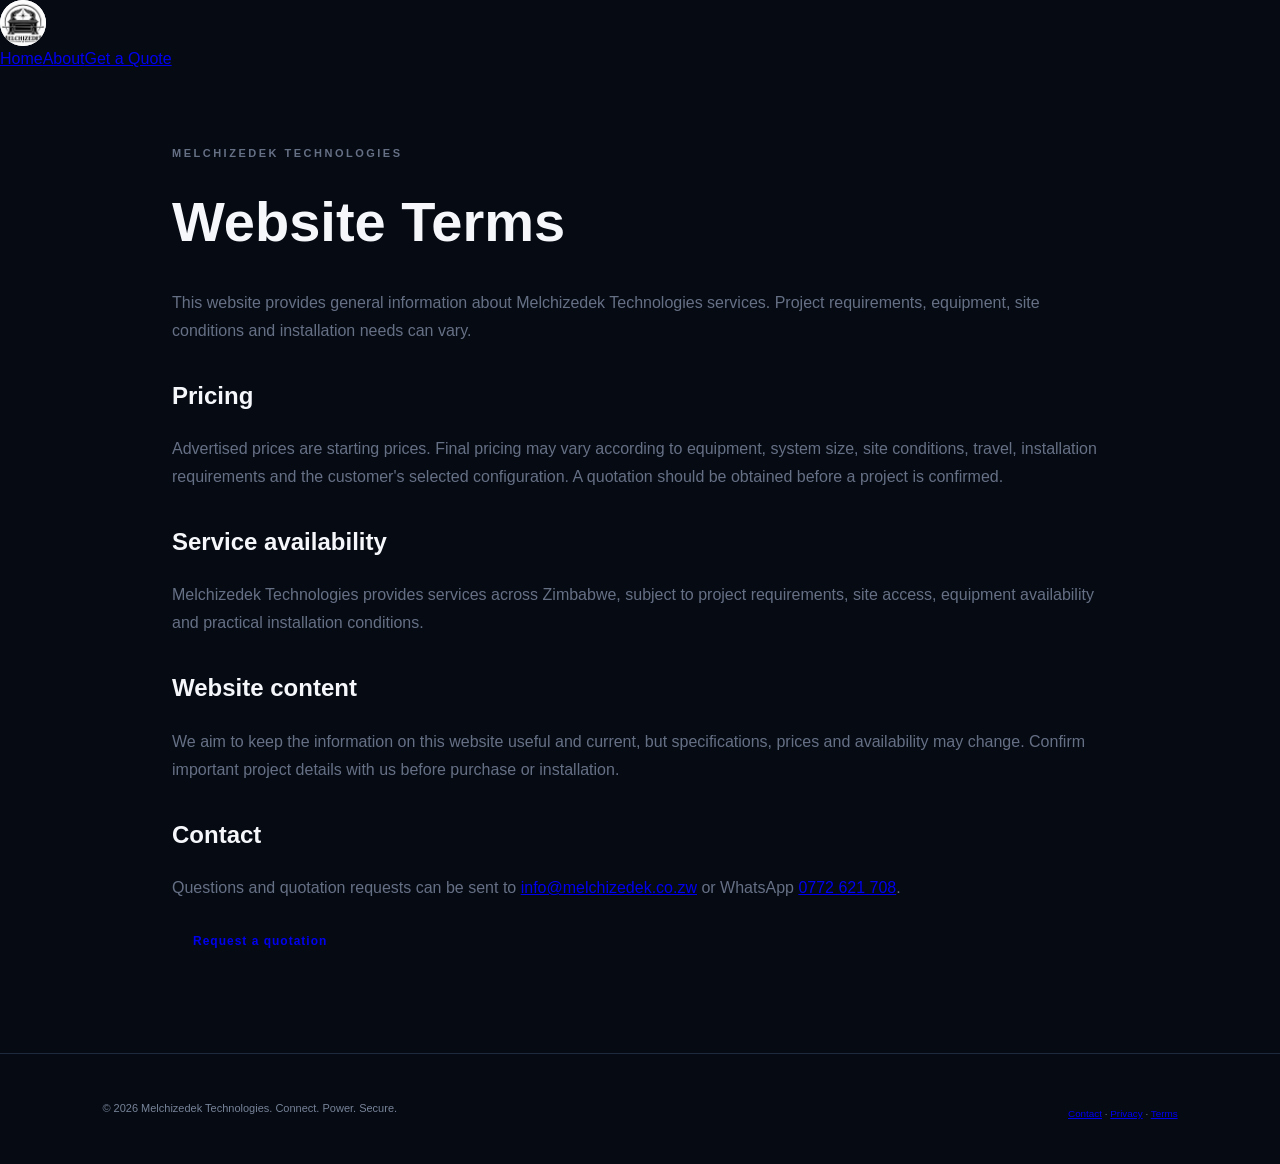
<file: terms.html>
<!doctype html>
<html lang="en">
<head>
  <meta charset="utf-8">
  <meta name="viewport" content="width=device-width,initial-scale=1">
  <title>Website Terms | Melchizedek Technologies</title>
  <meta name="description" content="Website terms and service information for Melchizedek Technologies.">
  <link rel="icon" href="logo.png">
  <link rel="stylesheet" href="style.css">
  
  <style>
    .legal-page,.contact-page{max-width:980px;margin:0 auto;padding:72px 22px}
    .legal-page h1,.contact-page h1{font-size:clamp(2rem,5vw,3.5rem);margin:.2em 0 .4em}
    .legal-page h2{margin-top:2rem}
    .legal-page p,.legal-page li{line-height:1.75;color:var(--muted,#667085)}
    .contact-grid{display:grid;grid-template-columns:repeat(3,1fr);gap:18px;margin-top:32px}
    .contact-card{padding:24px;border:1px solid rgba(255,255,255,.1);border-radius:18px;background:rgba(255,255,255,.03)}
    @media(max-width:760px){.contact-grid{grid-template-columns:1fr}}
  </style>

</head>
<body>
<header class="site-header"><div class="container nav-wrap"><a class="brand" href="index.html"><img src="logo.png" alt="Melchizedek Technologies"></a><nav><a href="index.html">Home</a><a href="about.html">About</a><a href="quote.html">Get a Quote</a></nav></div></header>
<main class="legal-page">
  <p class="eyebrow">MELCHIZEDEK TECHNOLOGIES</p>
  <h1>Website Terms</h1>
  <p>This website provides general information about Melchizedek Technologies services. Project requirements, equipment, site conditions and installation needs can vary.</p>
  <h2>Pricing</h2>
  <p>Advertised prices are starting prices. Final pricing may vary according to equipment, system size, site conditions, travel, installation requirements and the customer's selected configuration. A quotation should be obtained before a project is confirmed.</p>
  <h2>Service availability</h2>
  <p>Melchizedek Technologies provides services across Zimbabwe, subject to project requirements, site access, equipment availability and practical installation conditions.</p>
  <h2>Website content</h2>
  <p>We aim to keep the information on this website useful and current, but specifications, prices and availability may change. Confirm important project details with us before purchase or installation.</p>
  <h2>Contact</h2>
  <p>Questions and quotation requests can be sent to <a href="mailto:info@melchizedek.co.zw">info@melchizedek.co.zw</a> or WhatsApp <a href="https://wa.me/263772621708">0772 621 708</a>.</p>
  <p><a class="btn" href="quote.html">Request a quotation</a></p>
</main>
<footer class="site-footer"><div class="container"><p>© 2026 Melchizedek Technologies. Connect. Power. Secure.</p></div><div style="text-align:center;margin-top:10px;font-size:.9em"><a href="contact.html">Contact</a> · <a href="privacy.html">Privacy</a> · <a href="terms.html">Terms</a></div></footer>
</body></html>
</file>
<file: service.css>
:root{--bg:#050a13;--panel:#0b1422;--gold:#d6ad55;--text:#f5f7fb;--muted:#a5b1c2;--line:#1d2a3d}
*{box-sizing:border-box}html{scroll-behavior:smooth}body{margin:0;background:var(--bg);color:var(--text);font-family:Inter,Arial,sans-serif;line-height:1.65}.header{height:78px;padding:0 6%;display:flex;align-items:center;justify-content:space-between;border-bottom:1px solid rgba(255,255,255,.08);background:rgba(5,10,19,.94);position:sticky;top:0;z-index:10}.brand{display:flex;gap:11px;align-items:center;color:#fff;text-decoration:none}.brand img{width:46px;height:46px;object-fit:contain;border-radius:50%;background:#fff}.brand strong{display:block;font:800 15px Montserrat;letter-spacing:1.6px}.brand small{display:block;font-size:9px;letter-spacing:3.5px;color:var(--gold)}nav{display:flex;gap:28px}nav a{color:#cbd3df;text-decoration:none;font-size:14px}.menu{display:none;background:none;border:0;color:#fff;font-size:27px}.hero{padding:95px 8% 80px;min-height:580px;display:grid;grid-template-columns:1.05fr .95fr;gap:55px;align-items:center;background:radial-gradient(circle at 80% 35%,rgba(30,106,181,.3),transparent 38%),linear-gradient(120deg,#050a13,#081525)}.eyebrow{color:var(--gold);font-size:11px;font-weight:800;letter-spacing:2.5px;margin:0 0 14px}.hero h1{font:800 clamp(44px,6vw,76px)/1 Montserrat;letter-spacing:-3px;margin:0}.hero h1 span,h2 span{color:var(--gold)}.lead{color:var(--muted);font-size:18px;max-width:650px;margin:24px 0}.actions{display:flex;gap:12px;flex-wrap:wrap}.btn{display:inline-block;padding:13px 21px;text-decoration:none;font-size:12px;font-weight:800;letter-spacing:1px;border-radius:3px}.primary{background:var(--gold);color:#07101c}.secondary{border:1px solid #536276;color:#fff}.hero-image{height:420px;border:1px solid #263449;border-radius:4px;overflow:hidden;background-size:cover;background-position:center;box-shadow:0 25px 70px rgba(0,0,0,.35)}.section{padding:90px 8%}.section h2{font:800 clamp(32px,4.5vw,54px)/1.08 Montserrat;letter-spacing:-2px;margin:0 0 18px}.section-intro{color:var(--muted);max-width:720px}.features{display:grid;grid-template-columns:repeat(3,1fr);gap:18px;margin-top:42px}.feature{background:linear-gradient(145deg,#0b1422,#07101b);border:1px solid var(--line);padding:28px;min-height:190px}.feature .num{color:var(--gold);font-weight:800;font-size:12px}.feature h3{font:700 20px Montserrat;margin:12px 0}.feature p{color:var(--muted);font-size:14px}.packages{background:#070e18}.package-grid{display:grid;grid-template-columns:repeat(2,1fr);gap:20px;margin-top:42px}.package{border:1px solid var(--line);background:#0a1320;padding:32px}.package.featured{border-color:#8d733c;box-shadow:0 0 0 1px rgba(214,173,85,.15)}.package h3{font:700 24px Montserrat;margin:0}.price{font:800 38px Montserrat;color:var(--gold);margin:12px 0}.package ul{padding-left:19px;color:var(--muted)}.package li{margin:7px 0}.process{display:grid;grid-template-columns:repeat(4,1fr);gap:16px;margin-top:40px}.step{padding:22px;border-top:2px solid var(--gold);background:#0a1320}.step b{font:800 26px Montserrat;color:var(--gold)}.step h3{font-size:16px}.step p{font-size:13px;color:var(--muted)}.faq{max-width:850px;margin-top:35px}.faq details{border-bottom:1px solid var(--line);padding:18px 0}.faq summary{cursor:pointer;font-weight:700}.faq p{color:var(--muted);font-size:14px}.cta{text-align:center;padding:95px 8%;background:radial-gradient(circle at center,rgba(22,83,142,.3),transparent 55%)}.cta h2{font:800 clamp(32px,4.5vw,55px)/1.08 Montserrat;letter-spacing:-2px;max-width:850px;margin:0 auto 18px}.cta p{color:var(--muted);max-width:650px;margin:0 auto 28px}.cta .actions{justify-content:center}footer{padding:32px 8%;border-top:1px solid var(--line);display:flex;justify-content:space-between;align-items:center;color:#778398;font-size:11px}@media(max-width:850px){nav{display:none}.menu{display:block}.hero{grid-template-columns:1fr;padding-top:70px}.hero-image{height:330px}.features{grid-template-columns:1fr 1fr}.process{grid-template-columns:1fr 1fr}}@media(max-width:600px){.features,.package-grid,.process{grid-template-columns:1fr}.section,.hero,.cta{padding-left:6%;padding-right:6%}footer{flex-direction:column;align-items:flex-start;gap:15px}}

@media(max-width:850px){nav.open{display:flex;position:absolute;top:78px;left:0;right:0;background:#070e18;padding:22px 8%;flex-direction:column;gap:16px;border-bottom:1px solid #1d2a3d}}


/* ===== V16 SMART QUOTE EXPERIENCE ===== */
.smart-quote-form {
  max-width: 1000px; margin: 0 auto; background: #fff; border-radius: 28px;
  border: 1px solid rgba(7,20,38,.09); box-shadow: 0 24px 70px rgba(7,20,38,.10);
  overflow: hidden;
}
.form-progress {
  display:flex; align-items:center; justify-content:center; gap:10px;
  padding:22px 20px; background:#071426; color:#fff;
}
.form-progress i { width:45px; height:1px; background:rgba(255,255,255,.25); }
.progress-step {
  width:45px; height:45px; border-radius:50%; display:grid; place-items:center;
  border:1px solid rgba(255,255,255,.25); color:rgba(255,255,255,.6); font-weight:900;
}
.progress-step small { display:none; }
.progress-step.active { background:#fff; color:#071426; }
.form-section { padding:34px; border-bottom:1px solid rgba(7,20,38,.08); }
.form-section-title { display:flex; gap:15px; align-items:flex-start; margin-bottom:23px; }
.form-section-title > span {
  width:38px; height:38px; display:grid; place-items:center; border-radius:11px;
  background:#071426; color:#d9b45b; font-weight:900; font-size:.78rem;
}
.form-section-title h3 { margin:0 0 4px; }
.form-section-title p { margin:0; opacity:.62; font-size:.9rem; }
.form-grid { display:grid; grid-template-columns:repeat(2,1fr); gap:18px; }
.smart-quote-form label { display:flex; flex-direction:column; gap:8px; font-weight:700; font-size:.88rem; }
.smart-quote-form input, .smart-quote-form select, .smart-quote-form textarea {
  width:100%; box-sizing:border-box; border:1px solid rgba(7,20,38,.15); border-radius:12px;
  padding:13px 14px; font:inherit; color:#071426; background:#fbfcfe; outline:none;
  transition:border-color .2s ease, box-shadow .2s ease, background .2s ease;
}
.smart-quote-form input:focus, .smart-quote-form select:focus, .smart-quote-form textarea:focus {
  border-color:#071426; background:#fff; box-shadow:0 0 0 4px rgba(7,20,38,.06);
}
.smart-quote-form textarea { resize:vertical; min-height:145px; }
.consent-row {
  margin-top:20px; flex-direction:row !important; align-items:flex-start; gap:10px !important;
  font-weight:500 !important; opacity:.78;
}
.consent-row input { width:18px; height:18px; margin-top:1px; }
.quote-submit-area { padding:28px 34px 34px; text-align:center; background:#f7f9fc; }
.quote-submit { border:0; cursor:pointer; min-height:50px; padding-left:25px; padding-right:25px; }
.secure-note { font-size:.82rem; opacity:.65; margin-bottom:15px; }
.email-fallback { display:block; margin-top:14px; font-size:.82rem; opacity:.7; text-decoration:none; }
.quote-intro-grid {
  max-width:1000px; margin:0 auto 28px; display:grid; grid-template-columns:repeat(3,1fr); gap:15px;
}
.quote-benefit {
  padding:22px; border-radius:18px; background:#f7f9fc; border:1px solid rgba(7,20,38,.07);
}
.quote-benefit strong { font-size:.72rem; opacity:.5; }
.quote-benefit h3 { margin:8px 0 5px; font-size:1rem; }
.quote-benefit p { margin:0; font-size:.86rem; line-height:1.55; opacity:.68; }

@media (max-width: 700px) {
  .quote-intro-grid, .form-grid { grid-template-columns:1fr; }
  .form-section { padding:24px 20px; }
  .quote-submit-area { padding:24px 20px 28px; }
  .form-progress { justify-content:space-between; }
  .form-progress i { flex:1; width:auto; }
  .progress-step { width:auto; height:auto; min-width:36px; padding:8px 10px; border-radius:999px; gap:5px; }
  .progress-step small { display:inline; font-size:.68rem; }
}
</file>
<file: style.css>
*{box-sizing:border-box}html{scroll-behavior:smooth}body{margin:0;background:#050a13;color:#f5f7fb;font-family:Inter,Arial,sans-serif;line-height:1.6}.header{height:78px;padding:0 6%;display:flex;align-items:center;justify-content:space-between;border-bottom:1px solid rgba(255,255,255,.08);background:rgba(5,10,19,.9);backdrop-filter:blur(14px);position:sticky;top:0;z-index:20}.brand{display:flex;gap:11px;align-items:center;color:#fff;text-decoration:none}.brand img{width:46px;height:46px;object-fit:contain;border-radius:50%;background:#fff}.brand-mark{display:none}.brand strong{display:block;font:800 15px Montserrat;letter-spacing:1.6px}.brand small{display:block;font-size:9px;letter-spacing:3.5px;color:#d6ad55}.header nav{display:flex;gap:28px}.header nav a{color:#cbd3df;text-decoration:none;font-size:14px}.header nav a:hover{color:#d6ad55}.menu{display:none;background:none;border:0;color:white;font-size:27px}.hero{min-height:720px;padding:90px 8%;display:flex;align-items:center;overflow:hidden;position:relative;background:radial-gradient(circle at 75% 45%,rgba(21,78,140,.35),transparent 38%),linear-gradient(115deg,#050a13 45%,#071426)}.hero-content{max-width:690px;position:relative;z-index:2}.eyebrow{color:#d6ad55;font-size:11px;font-weight:800;letter-spacing:2.5px;margin:0 0 14px}.hero h1{font:800 clamp(58px,8vw,105px)/.88 Montserrat;margin:0;letter-spacing:-5px}.hero h1 span,h2 span{color:#d6ad55}.lead{font-size:18px;color:#b9c4d4;max-width:610px;margin:28px 0}.actions{display:flex;gap:13px;flex-wrap:wrap}.btn{display:inline-block;padding:13px 21px;text-decoration:none;font-size:12px;font-weight:800;letter-spacing:1px;border-radius:3px}.primary{background:#d6ad55;color:#07101c}.secondary{border:1px solid #536276;color:#fff}.starting{display:flex;gap:26px;margin-top:48px}.starting div{border-left:2px solid #d6ad55;padding-left:12px}.starting b,.starting span{display:block}.starting b{font-size:12px}.starting span{font-size:12px;color:#9daabd}.hero-orbit{position:absolute;right:-2%;width:52vw;height:52vw;max-width:720px;max-height:720px}.earth{position:absolute;inset:23%;border-radius:50%;background:radial-gradient(circle at 35% 30%,#55a8df,#12447c 48%,#06152a 75%);box-shadow:0 0 100px rgba(43,137,218,.3),inset -30px -30px 70px #020711;overflow:hidden}.earth-grid{position:absolute;inset:-15%;background:repeating-linear-gradient(15deg,transparent 0 28px,rgba(255,255,255,.1) 29px 30px),repeating-linear-gradient(90deg,transparent 0 38px,rgba(255,255,255,.07) 39px 40px);border-radius:50%}.orbit{position:absolute;border:1px solid rgba(214,173,85,.35);border-radius:50%;inset:7%;transform:rotate(-23deg)}.o2{inset:17%;transform:rotate(55deg)}.satellite{position:absolute;right:10%;top:13%;font-size:42px;color:#fff;text-shadow:0 0 30px #8ccaff}.glow{position:absolute;inset:10%;background:#1686df;filter:blur(90px);opacity:.14}.trust{padding:22px 8%;border-block:1px solid rgba(255,255,255,.08);font-size:11px;letter-spacing:1.5px;color:#8996a9}.trust b{color:#d4dbe5;margin-left:8px}.section{padding:110px 8%}.section-head{max-width:750px;margin-bottom:55px}.section h2,.about h2,.cta h2{font:800 clamp(34px,5vw,58px)/1.05 Montserrat;margin:0 0 18px;letter-spacing:-2px}.section-head>p:last-child,.about p,.cta>p{color:#9facbf}.cards{display:grid;grid-template-columns:repeat(4,1fr);gap:18px}.card{padding:28px;border:1px solid #1d2a3d;background:linear-gradient(145deg,#0b1422,#07101b);min-height:280px;transition:.25s}.card:hover{transform:translateY(-5px);border-color:#806735}.icon{font-size:29px;color:#d6ad55}.card h3{font:700 21px Montserrat}.card p{color:#9facbf;font-size:14px}.card a,.text-link{color:#d6ad55;text-decoration:none;font-size:13px;font-weight:700}.stats{display:grid;grid-template-columns:repeat(4,1fr);border-block:1px solid #1d2a3d;background:#080f1a}.stats div{padding:42px 25px;text-align:center;border-right:1px solid #1d2a3d}.stats div:last-child{border:0}.stats strong{display:block;font:800 39px Montserrat;color:#d6ad55}.stats span{color:#8f9caf;font-size:12px}.projects{background:#070e18}.project-grid{display:grid;grid-template-columns:repeat(3,1fr);gap:18px}.project{min-height:360px;padding:25px;display:flex;align-items:flex-end;background-size:cover;background-position:center;border:1px solid #263449}.p1{background:linear-gradient(0deg,#07101ddd,#07101d33),url('https://images.unsplash.com/photo-1544717305-2782549b5136?auto=format&fit=crop&w=1200&q=80')}.p2{background:linear-gradient(0deg,#07101ddd,#07101d33),url('https://images.unsplash.com/photo-1508514177221-188b1cf16e9d?auto=format&fit=crop&w=1200&q=80')}.p3{background:linear-gradient(0deg,#07101ddd,#07101d33),url('https://images.unsplash.com/photo-1557597774-9d273605dfa9?auto=format&fit=crop&w=1200&q=80')}.project small{color:#d6ad55;font-weight:800;letter-spacing:2px}.project h3{font:700 23px Montserrat;margin:5px 0}.about{padding:90px 8%;display:grid;grid-template-columns:1fr 1fr;gap:90px;background:linear-gradient(100deg,#0a1524,#07101b)}.about p{font-size:17px}.cta{text-align:center;padding:120px 8%;background:radial-gradient(circle at center,rgba(22,83,142,.3),transparent 55%)}.cta>p{max-width:650px;margin:15px auto 28px}.cta .actions{justify-content:center}footer{padding:35px 8%;display:flex;justify-content:space-between;align-items:center;border-top:1px solid #1d2a3d;color:#778398;font-size:11px}@media(max-width:900px){.header nav{display:none}.menu{display:block}.header nav.open{display:flex;position:absolute;top:78px;left:0;right:0;background:#070e18;padding:22px 8%;flex-direction:column;gap:16px}.hero{min-height:680px}.hero-orbit{opacity:.35;right:-20%;width:85vw;height:85vw}.cards{grid-template-columns:1fr 1fr}.project-grid{grid-template-columns:1fr 1fr}.p1{grid-column:span 2}.stats{grid-template-columns:1fr 1fr}.about{grid-template-columns:1fr;gap:25px}footer{flex-direction:column;align-items:flex-start;gap:18px}}@media(max-width:600px){.header{padding:0 5%}.hero,.section,.about,.cta{padding-left:6%;padding-right:6%}.hero h1{font-size:58px;letter-spacing:-3px}.lead{font-size:16px}.starting{gap:14px}.cards,.project-grid{grid-template-columns:1fr}.p1{grid-column:auto}.project{min-height:280px}.stats strong{font-size:30px}.stats div{padding:30px 10px}.trust{overflow:hidden;white-space:nowrap}.section{padding-top:80px;padding-bottom:80px}}

.project.real-photo{position:relative;overflow:hidden;padding:0;min-height:360px}
.project.real-photo img{position:absolute;inset:0;width:100%;height:100%;object-fit:cover;transition:transform .5s}
.project.real-photo:hover img{transform:scale(1.05)}
.project.real-photo:after{content:"";position:absolute;inset:0;background:linear-gradient(0deg,rgba(3,8,16,.94),rgba(3,8,16,.05) 65%)}
.project.real-photo>div{position:relative;z-index:2;padding:25px;margin-top:auto;width:100%}
@media(max-width:600px){.project.real-photo{min-height:300px}}

.testimonial-grid{display:grid;grid-template-columns:repeat(3,1fr);gap:18px}
.testimonial{padding:30px;border:1px solid #1d2a3d;background:linear-gradient(145deg,#0b1422,#07101b)}
.testimonial .stars{color:#d6ad55;letter-spacing:3px;font-size:14px}
.testimonial p{color:#c7d0dc;font-size:16px;min-height:80px}
.testimonial .person{border-top:1px solid #1d2a3d;padding-top:16px}
.testimonial .person strong,.testimonial .person span{display:block}
.testimonial .person strong{font-size:13px}
.testimonial .person span{font-size:11px;color:#7f8da1;margin-top:3px}
@media(max-width:900px){.testimonial-grid{grid-template-columns:1fr 1fr}}
@media(max-width:600px){.testimonial-grid{grid-template-columns:1fr}}

/* Premium homepage hero */
.premium-hero{min-height:760px;padding-top:85px;padding-bottom:85px;background:radial-gradient(circle at 78% 30%,rgba(214,173,85,.12),transparent 24%),linear-gradient(115deg,#050a13 38%,#071425 100%)}
.hero-proof{display:flex;flex-wrap:wrap;gap:22px;margin-top:42px;color:#8795a9;font-size:11px}
.hero-proof span{border-left:1px solid #394960;padding-left:12px}
.hero-proof b{display:block;color:#dce3ed;font-size:13px;margin-bottom:2px}
.hero-visual{position:absolute;right:5%;width:min(48vw,690px);height:600px}
.hero-photo{position:absolute;inset:6% 0 5% 10%;border-radius:4px;background:linear-gradient(180deg,rgba(4,10,18,.05),rgba(4,10,18,.5)),url('projects/school-starlink-installation.jpg') center/cover;box-shadow:0 30px 90px rgba(0,0,0,.55);border:1px solid rgba(214,173,85,.28)}
.hero-photo:after{content:"";position:absolute;inset:0;background:linear-gradient(90deg,#07101b 0%,transparent 35%),linear-gradient(0deg,rgba(3,8,16,.7),transparent 45%)}
.hero-card{position:absolute;right:0;bottom:8%;width:275px;padding:22px;background:rgba(6,14,25,.92);border:1px solid #536276;backdrop-filter:blur(14px);box-shadow:0 20px 55px rgba(0,0,0,.4)}
.hero-card .eyebrow{font-size:9px;margin-bottom:9px}
.hero-card strong{display:block;font:700 17px Montserrat;line-height:1.3}
.hero-card small{display:block;color:#8795a9;font-size:11px;margin-top:8px}
.floating-badge{position:absolute;left:0;top:13%;padding:10px 15px;background:#d6ad55;color:#07101c;font-size:9px;font-weight:900;letter-spacing:1.4px;box-shadow:0 12px 35px rgba(0,0,0,.35)}
.floating-badge span{font-size:13px;margin-right:6px}
@media(max-width:900px){.premium-hero{min-height:auto}.hero-visual{position:relative;right:auto;width:100%;height:420px;margin-top:45px}.hero-photo{inset:0 0 0 0}.hero-card{right:15px;bottom:15px}.floating-badge{left:15px;top:15px}}
@media(max-width:600px){.hero-proof{gap:14px}.hero-visual{height:330px}.hero-card{width:230px;padding:16px}.hero-card strong{font-size:14px}}

/* Premium services showcase */
.services-showcase{padding:110px 8%;background:#050a13}
.service-heading{max-width:800px;margin-bottom:45px}
.service-showcase-grid{display:grid;grid-template-columns:1fr 1fr;gap:18px}
.service-panel{position:relative;display:block;min-height:500px;overflow:hidden;border:1px solid #263449;color:#fff;text-decoration:none;background:#091321}
.service-bg{position:absolute;inset:0;background-size:cover;background-position:center;transition:transform .65s}
.service-panel:hover .service-bg{transform:scale(1.06)}
.service-overlay{position:absolute;inset:0;background:linear-gradient(180deg,rgba(2,7,13,.18),rgba(2,7,13,.9) 78%),linear-gradient(90deg,rgba(2,7,13,.4),transparent)}
.starlink-panel .service-bg{background-image:url('projects/starlink-installation-1.jpg')}
.solar-panel .service-bg{background-image:url('projects/victoria-primary-school.jpg')}
.cctv-panel .service-bg{background-image:url('projects/ptz-cctv-installation.jpg')}
.security-panel .service-bg{background-image:url('projects/security-tower-installation.jpg')}
.service-top{position:absolute;top:22px;left:25px;right:25px;display:flex;justify-content:space-between;font-size:11px;letter-spacing:1.4px;color:#d8e0ea}
.service-top b{color:#d6ad55}
.service-content{position:absolute;left:28px;right:28px;bottom:28px}
.service-icon{font-size:30px;color:#d6ad55;margin-bottom:9px}
.service-content .eyebrow{margin-bottom:7px}
.service-content h3{font:800 clamp(31px,4vw,48px)/.95 Montserrat;margin:0 0 14px;letter-spacing:-1.5px}
.service-content h3 span{color:#d6ad55}
.service-content>p:not(.eyebrow){color:#c2ccd9;font-size:14px;max-width:470px;margin:0 0 18px}
.service-link{font-size:11px;font-weight:800;letter-spacing:1.4px;color:#fff;border-bottom:1px solid #d6ad55;padding-bottom:5px}
@media(max-width:700px){.services-showcase{padding:80px 6%}.service-showcase-grid{grid-template-columns:1fr}.service-panel{min-height:420px}}

/* Trust & credibility */
.trust-section{padding:105px 8%;background:linear-gradient(120deg,#07101b,#091525);border-block:1px solid #1d2a3d}
.trust-head{max-width:760px;margin-bottom:45px}.trust-head h2{font:800 clamp(34px,5vw,58px)/1.05 Montserrat;margin:0 0 15px;letter-spacing:-2px}.trust-head h2 span{color:#d6ad55}.trust-head>p:last-child{color:#9facbf;max-width:650px}
.cred-grid{display:grid;grid-template-columns:repeat(4,1fr);gap:15px}.cred-card{padding:28px 22px;min-height:205px;border:1px solid #263449;background:#0a1320}.cred-card.highlight{border-color:#806735;background:linear-gradient(145deg,#111a27,#0a1320)}.cred-number{font:800 38px Montserrat;color:#d6ad55;margin-bottom:13px}.cred-card h3{font:700 17px Montserrat;margin:0 0 8px}.cred-card p{font-size:12px;color:#8f9caf;margin:0}.trust-strip{display:grid;grid-template-columns:repeat(4,1fr);margin-top:18px;border:1px solid #263449;background:#050a13}.trust-strip>div{padding:20px;border-right:1px solid #263449;display:grid;grid-template-columns:30px 1fr;column-gap:10px}.trust-strip>div:last-child{border:0}.trust-icon{grid-row:span 2;width:26px;height:26px;border-radius:50%;display:grid;place-items:center;background:#d6ad55;color:#07101c;font-weight:900}.trust-strip strong{font-size:12px}.trust-strip small{font-size:10px;color:#78869a;margin-top:3px}
@media(max-width:900px){.cred-grid{grid-template-columns:1fr 1fr}.trust-strip{grid-template-columns:1fr 1fr}.trust-strip>div:nth-child(2){border-right:0}.trust-strip>div:nth-child(-n+2){border-bottom:1px solid #263449}}
@media(max-width:600px){.trust-section{padding:80px 6%}.cred-grid,.trust-strip{grid-template-columns:1fr}.trust-strip>div{border-right:0!important;border-bottom:1px solid #263449}.trust-strip>div:last-child{border-bottom:0}}


/* ===== V14 PREMIUM UPGRADE ===== */
html { scroll-behavior: smooth; }
body { overflow-x: hidden; }
.mobile-menu {
  display:none; border:0; background:transparent; color:inherit; font-size:1.65rem;
  cursor:pointer; padding:.4rem .55rem; line-height:1;
}
.floating-whatsapp {
  position:fixed; right:18px; bottom:18px; z-index:9999;
  display:flex; align-items:center; gap:10px; text-decoration:none;
  padding:12px 17px; border-radius:999px; background:#25D366; color:#071426;
  font-weight:800; box-shadow:0 12px 35px rgba(0,0,0,.28);
  transition:transform .2s ease, box-shadow .2s ease;
}
.floating-whatsapp:hover { transform:translateY(-3px); box-shadow:0 16px 40px rgba(0,0,0,.34); }
.floating-whatsapp b { font-size:1.1rem; }

.school-solutions {
  padding:90px 6%; background:linear-gradient(180deg,#f6f8fb 0%,#fff 100%);
}
.school-grid {
  max-width:1180px; margin:34px auto 0; display:grid;
  grid-template-columns:repeat(4,1fr); gap:18px;
}
.school-grid article {
  background:#fff; border:1px solid rgba(10,30,55,.09); border-radius:20px;
  padding:28px; box-shadow:0 14px 40px rgba(7,20,38,.07);
  transition:transform .25s ease, box-shadow .25s ease;
}
.school-grid article:hover { transform:translateY(-6px); box-shadow:0 20px 48px rgba(7,20,38,.12); }
.school-icon {
  width:42px; height:42px; display:grid; place-items:center; border-radius:12px;
  background:#0b2340; color:#d9b45b; font-size:.75rem; font-weight:900; margin-bottom:22px;
}
.school-grid h3 { margin:0 0 10px; }
.school-grid p { margin:0; line-height:1.7; opacity:.76; }
.school-cta {
  max-width:1180px; margin:26px auto 0; padding:25px 28px; border-radius:20px;
  background:#071426; color:#fff; display:flex; align-items:center; justify-content:space-between; gap:25px;
}
.school-cta div { display:flex; flex-direction:column; gap:6px; }
.school-cta span { opacity:.72; font-size:.92rem; }

.project-filters {
  display:flex; flex-wrap:wrap; justify-content:center; gap:9px; margin:26px 0 30px;
}
.project-filter {
  border:1px solid rgba(7,20,38,.14); background:#fff; color:#071426;
  border-radius:999px; padding:9px 17px; font-weight:700; cursor:pointer;
}
.project-filter.active, .project-filter:hover {
  background:#071426; color:#fff; border-color:#071426;
}

@media (max-width: 900px) {
  .school-grid { grid-template-columns:repeat(2,1fr); }
  .school-cta { flex-direction:column; align-items:flex-start; }
}
@media (max-width: 720px) {
  .mobile-menu { display:block; margin-left:auto; }
  .school-solutions { padding:70px 5%; }
  .school-grid { grid-template-columns:1fr; }
  .floating-whatsapp { right:12px; bottom:12px; padding:11px 14px; }
  .floating-whatsapp span { font-size:.85rem; }
}

@media (max-width: 720px) {
  header nav.mobile-open {
    display:flex !important; position:absolute; left:12px; right:12px; top:100%;
    flex-direction:column; padding:16px; border-radius:16px;
    background:#071426; box-shadow:0 20px 45px rgba(0,0,0,.25);
  }
}


/* ===== V15 PROJECT PORTFOLIO ===== */
.portfolio-section { padding-top: 95px; padding-bottom: 95px; }
.portfolio-grid {
  max-width: 1180px; margin: 0 auto; display: grid;
  grid-template-columns: repeat(3, 1fr); gap: 22px;
}
.portfolio-card {
  overflow: hidden; border-radius: 22px; background: #fff;
  border: 1px solid rgba(7,20,38,.09);
  box-shadow: 0 16px 45px rgba(7,20,38,.08);
  transition: transform .25s ease, box-shadow .25s ease;
}
.portfolio-card:hover { transform: translateY(-7px); box-shadow: 0 24px 55px rgba(7,20,38,.14); }
.portfolio-image {
  position: relative; display: block; width: 100%; padding: 0; border: 0;
  background: #071426; cursor: pointer; overflow: hidden; aspect-ratio: 16/10;
}
.portfolio-image img {
  width: 100%; height: 100%; object-fit: cover; display: block;
  transition: transform .45s ease, opacity .3s ease;
}
.portfolio-card:hover .portfolio-image img { transform: scale(1.055); opacity: .88; }
.view-project {
  position: absolute; left: 15px; bottom: 15px; padding: 8px 12px;
  border-radius: 999px; background: rgba(7,20,38,.86); color: #fff;
  font-size: .75rem; font-weight: 800; letter-spacing: .03em;
}
.portfolio-info { padding: 22px 22px 24px; }
.portfolio-tag {
  font-size: .7rem; letter-spacing: .12em; font-weight: 900; opacity: .62;
}
.portfolio-info h3 { margin: 9px 0 8px; }
.portfolio-info p { margin: 0; line-height: 1.65; opacity: .72; font-size: .92rem; }

.portfolio-cta {
  max-width: 1180px; margin: 35px auto 0; padding: 30px;
  border-radius: 24px; background: #071426; color: #fff;
  display: flex; align-items: center; justify-content: space-between; gap: 25px;
}
.portfolio-cta h3 { margin: 5px 0; font-size: 1.5rem; }
.portfolio-cta p { margin: 0; opacity: .7; }
.portfolio-actions { display: flex; gap: 10px; flex-wrap: wrap; }

.portfolio-modal {
  position: fixed; inset: 0; z-index: 10000; display: none;
  align-items: center; justify-content: center; padding: 25px;
}
.portfolio-modal.open { display: flex; }
.portfolio-modal-backdrop {
  position: absolute; inset: 0; background: rgba(2,8,18,.88);
  backdrop-filter: blur(5px);
}
.portfolio-modal-dialog {
  position: relative; z-index: 1; width: min(1000px, 96vw);
  background: #071426; border-radius: 20px; overflow: hidden;
  box-shadow: 0 30px 90px rgba(0,0,0,.5);
}
.portfolio-modal-dialog img {
  display: block; width: 100%; max-height: 78vh; object-fit: contain; background: #020812;
}
.modal-close {
  position: absolute; top: 12px; right: 12px; z-index: 2; width: 42px; height: 42px;
  border: 0; border-radius: 50%; background: rgba(0,0,0,.65); color: #fff;
  font-size: 1.8rem; cursor: pointer;
}
.modal-caption { color: #fff; padding: 16px 20px 19px; font-weight: 800; }

@media (max-width: 980px) {
  .portfolio-grid { grid-template-columns: repeat(2, 1fr); }
}
@media (max-width: 680px) {
  .portfolio-section { padding-top: 70px; padding-bottom: 70px; }
  .portfolio-grid { grid-template-columns: 1fr; gap: 18px; }
  .portfolio-cta { flex-direction: column; align-items: flex-start; padding: 24px; }
  .portfolio-actions { width: 100%; }
  .portfolio-actions .btn { flex: 1; text-align: center; }
}


/* ===== V17 CREDIBILITY & GOOGLE-READY UPGRADE ===== */
.why-melchizedek {
  padding: 100px 6%; background: linear-gradient(180deg,#fff 0%,#f5f8fc 100%);
}
.why-grid {
  max-width:1180px; margin:38px auto 0; display:grid;
  grid-template-columns:repeat(3,1fr); gap:18px;
}
.why-card {
  padding:28px; border-radius:22px; background:#fff;
  border:1px solid rgba(7,20,38,.08); box-shadow:0 14px 42px rgba(7,20,38,.065);
  transition:transform .25s ease, box-shadow .25s ease;
}
.why-card:hover { transform:translateY(-5px); box-shadow:0 22px 50px rgba(7,20,38,.11); }
.why-card.featured { background:#071426; color:#fff; }
.why-number {
  display:inline-flex; align-items:center; justify-content:center; width:38px; height:38px;
  border-radius:11px; background:#d9b45b; color:#071426; font-size:.75rem; font-weight:900;
}
.why-card h3 { margin:18px 0 9px; }
.why-card p { margin:0; line-height:1.7; opacity:.7; }
.why-card.featured p { opacity:.75; }
.credibility-strip {
  max-width:1180px; margin:28px auto 0; padding:28px;
  display:grid; grid-template-columns:repeat(4,1fr); gap:15px;
  border-radius:22px; background:#071426; color:#fff;
}
.credibility-strip div {
  display:flex; flex-direction:column; align-items:center; justify-content:center;
  text-align:center; gap:5px; min-height:72px;
}
.credibility-strip strong { font-size:1.65rem; }
.credibility-strip span { opacity:.64; font-size:.78rem; }

@media (max-width: 900px) {
  .why-grid { grid-template-columns:repeat(2,1fr); }
  .credibility-strip { grid-template-columns:repeat(2,1fr); }
}
@media (max-width: 620px) {
  .why-melchizedek { padding:72px 5%; }
  .why-grid { grid-template-columns:1fr; }
  .credibility-strip { grid-template-columns:1fr 1fr; padding:20px 12px; }
  .credibility-strip strong { font-size:1.35rem; }
}

.reveal-item { opacity:0; transform:translateY(18px); transition:opacity .55s ease, transform .55s ease; }
.reveal-item.is-visible { opacity:1; transform:none; }
@media (prefers-reduced-motion: reduce) {
  html { scroll-behavior:auto; }
  .reveal-item { opacity:1; transform:none; transition:none; }
}


/* ===== V18 SERVICE PACKAGE CATALOGUE ===== */
.catalogue-section {
  padding: 100px 6%; background: #071426; color:#fff;
}
.catalogue-section .section-heading p { color:rgba(255,255,255,.68); }
.catalogue-grid {
  max-width:1180px; margin:38px auto 0; display:grid;
  grid-template-columns:repeat(4,1fr); gap:18px;
}
.package-card {
  background:#fff; color:#071426; border-radius:22px; padding:26px;
  border:1px solid rgba(255,255,255,.12); box-shadow:0 18px 50px rgba(0,0,0,.18);
  display:flex; flex-direction:column; transition:transform .25s ease, box-shadow .25s ease;
}
.package-card:hover { transform:translateY(-7px); box-shadow:0 26px 60px rgba(0,0,0,.28); }
.package-card.package-featured { outline:2px solid rgba(217,180,91,.65); transform:translateY(-4px); }
.package-card.package-featured:hover { transform:translateY(-10px); }
.package-top { display:flex; justify-content:space-between; font-size:.68rem; font-weight:900; opacity:.55; letter-spacing:.08em; }
.package-icon {
  width:50px; height:50px; border-radius:15px; background:#071426; color:#d9b45b;
  display:grid; place-items:center; margin:24px 0 17px; font-size:1.3rem; font-weight:900;
}
.package-card h3 { margin:0 0 5px; font-size:1.35rem; }
.package-price { margin:0 0 18px; opacity:.7; }
.package-price strong { color:#071426; font-size:1.55rem; }
.package-card ul { list-style:none; padding:0; margin:0 0 24px; display:grid; gap:11px; flex:1; }
.package-card li { font-size:.84rem; line-height:1.45; padding-left:19px; position:relative; opacity:.76; }
.package-card li::before { content:"✓"; position:absolute; left:0; font-weight:900; }
.package-button {
  display:block; text-align:center; text-decoration:none; border-radius:12px;
  padding:13px 10px; background:#071426; color:#fff; font-size:.76rem; font-weight:900;
}
.package-button:hover { background:#132d4e; }
.catalogue-note {
  max-width:1180px; margin:25px auto 0; border:1px solid rgba(255,255,255,.14);
  border-radius:20px; padding:22px 24px; display:flex; align-items:center; gap:18px;
}
.catalogue-note strong { color:#fff; }
.catalogue-note span { opacity:.62; font-size:.88rem; flex:1; }
.catalogue-note a { color:#d9b45b; text-decoration:none; font-weight:900; font-size:.78rem; white-space:nowrap; }

@media (max-width:1050px) { .catalogue-grid { grid-template-columns:repeat(2,1fr); } }
@media (max-width:620px) {
  .catalogue-section { padding:75px 5%; }
  .catalogue-grid { grid-template-columns:1fr; }
  .package-card.package-featured { transform:none; }
  .catalogue-note { flex-direction:column; align-items:flex-start; }
  .catalogue-note a { white-space:normal; }
}

.mobile-quote-bar { display:none; }
@media (max-width:620px) {
  .mobile-quote-bar {
    position:fixed; left:10px; right:10px; bottom:10px; z-index:9998;
    padding:7px; border-radius:16px; background:rgba(7,20,38,.94);
    box-shadow:0 15px 40px rgba(0,0,0,.28); gap:7px;
    grid-template-columns:1fr 1fr;
  }
  .mobile-quote-bar a {
    text-align:center; text-decoration:none; padding:11px 8px; border-radius:10px;
    color:#fff; font-size:.72rem; font-weight:900;
  }
  .mobile-quote-bar a:first-child { background:#d9b45b; color:#071426; }
  body { padding-bottom:70px; }
}


/* ===== V19 LAUNCH-READINESS ===== */
.faq-section { padding:100px 6%; background:#f5f8fc; }
.faq-list { max-width:900px; margin:38px auto 0; display:grid; gap:12px; }
.faq-list details {
  background:#fff; border:1px solid rgba(7,20,38,.08); border-radius:16px;
  padding:0 20px; box-shadow:0 10px 30px rgba(7,20,38,.045);
}
.faq-list summary {
  cursor:pointer; list-style:none; padding:21px 32px 21px 0; font-weight:800; position:relative;
}
.faq-list summary::-webkit-details-marker { display:none; }
.faq-list summary::after { content:"+"; position:absolute; right:3px; top:17px; font-size:1.4rem; opacity:.55; }
.faq-list details[open] summary::after { content:"−"; }
.faq-list details p { margin:0 0 20px; line-height:1.7; opacity:.7; max-width:780px; }

.contact-final { padding:80px 6%; background:#fff; }
.contact-final-inner {
  max-width:1180px; margin:0 auto; padding:42px; border-radius:26px;
  background:#071426; color:#fff; display:flex; justify-content:space-between;
  align-items:center; gap:30px; box-shadow:0 20px 60px rgba(7,20,38,.16);
}
.contact-final h2 { margin:8px 0 10px; font-size:clamp(1.8rem,4vw,2.7rem); }
.contact-final p { margin:0; max-width:650px; opacity:.68; line-height:1.7; }
.contact-actions { display:flex; flex-direction:column; align-items:flex-start; gap:10px; min-width:240px; }
.contact-line { color:#fff; text-decoration:none; font-size:.84rem; opacity:.78; }
.contact-line:hover { opacity:1; }
@media (max-width:700px) {
  .faq-section { padding:70px 5%; }
  .contact-final { padding:60px 5%; }
  .contact-final-inner { padding:28px 22px; flex-direction:column; align-items:flex-start; }
  .contact-actions { width:100%; }
}

.site-footer-note { max-width:1180px; margin:0 auto; padding:16px 6%; font-size:.72rem; opacity:.52; text-align:center; }

a:focus-visible, button:focus-visible, input:focus-visible, select:focus-visible, textarea:focus-visible, summary:focus-visible {
  outline:3px solid rgba(217,180,91,.9); outline-offset:3px;
}

/* ===== V19 CONTACT + FAQ + LAUNCH READINESS ===== */
.contact-hub { padding:95px 6%; background:#f5f8fc; }
.contact-hub-grid {
  max-width:1180px; margin:35px auto 0; display:grid;
  grid-template-columns:repeat(4,1fr); gap:16px;
}
.contact-card {
  display:flex; align-items:center; gap:14px; min-height:115px; padding:21px;
  border-radius:20px; background:#fff; color:#071426; text-decoration:none;
  border:1px solid rgba(7,20,38,.08); box-shadow:0 12px 35px rgba(7,20,38,.06);
  transition:transform .2s ease, box-shadow .2s ease;
}
.contact-card:hover { transform:translateY(-4px); box-shadow:0 20px 45px rgba(7,20,38,.11); }
.contact-card-icon {
  flex:0 0 46px; width:46px; height:46px; border-radius:13px;
  display:grid; place-items:center; background:#071426; color:#d9b45b; font-weight:900;
}
.contact-card span:last-child { display:flex; flex-direction:column; gap:4px; min-width:0; }
.contact-card small { font-size:.62rem; letter-spacing:.1em; font-weight:900; opacity:.5; }
.contact-card strong { font-size:.98rem; }
.contact-card em { font-style:normal; font-size:.78rem; opacity:.62; line-height:1.4; }

.faq-section { padding:95px 6%; background:#fff; }
.faq-list { max-width:900px; margin:35px auto 0; display:grid; gap:12px; }
.faq-list details {
  border:1px solid rgba(7,20,38,.1); border-radius:16px; padding:0 20px;
  background:#fff; box-shadow:0 8px 28px rgba(7,20,38,.04);
}
.faq-list summary {
  list-style:none; cursor:pointer; display:flex; justify-content:space-between;
  gap:20px; align-items:center; padding:20px 0; font-weight:800;
}
.faq-list summary::-webkit-details-marker { display:none; }
.faq-list summary span { font-size:1.35rem; font-weight:400; opacity:.55; transition:transform .2s ease; }
.faq-list details[open] summary span { transform:rotate(45deg); }
.faq-list details p { margin:0 0 20px; line-height:1.7; opacity:.68; font-size:.9rem; }

@media (max-width:1050px) { .contact-hub-grid { grid-template-columns:repeat(2,1fr); } }
@media (max-width:620px) {
  .contact-hub, .faq-section { padding:72px 5%; }
  .contact-hub-grid { grid-template-columns:1fr; }
  .contact-card { min-height:95px; }
}

.quote-submit-loading { opacity:.65; pointer-events:none; }


/* ===== V19 LAUNCH-READY POLISH ===== */
.skip-link {
  position:fixed; left:10px; top:-60px; z-index:20000; padding:10px 15px;
  border-radius:10px; background:#071426; color:#fff; text-decoration:none; font-weight:800;
}
.skip-link:focus { top:10px; }
.final-contact {
  padding:90px 6%; background:#d9b45b; color:#071426;
}
.final-contact-inner {
  max-width:1180px; margin:0 auto; display:flex; justify-content:space-between;
  align-items:center; gap:35px;
}
.final-contact h2 { max-width:650px; margin:8px 0 10px; font-size:clamp(2rem,4vw,3.3rem); line-height:1.05; }
.final-contact p { max-width:650px; margin:0; opacity:.72; line-height:1.7; }
.final-contact-actions { display:flex; flex-direction:column; align-items:flex-start; gap:12px; min-width:230px; }
.final-contact .btn-primary { background:#071426; color:#fff; border-color:#071426; }
.contact-link { color:#071426; text-decoration:none; font-weight:800; font-size:.9rem; }
.faq-section { padding:90px 6%; background:#f6f8fb; }
.faq-list { max-width:900px; margin:35px auto 0; display:grid; gap:12px; }
.faq-list details {
  background:#fff; border:1px solid rgba(7,20,38,.09); border-radius:16px;
  padding:0 20px; box-shadow:0 8px 25px rgba(7,20,38,.045);
}
.faq-list summary {
  cursor:pointer; list-style:none; padding:20px 5px; font-weight:800; position:relative; padding-right:35px;
}
.faq-list summary::-webkit-details-marker { display:none; }
.faq-list summary::after { content:"+"; position:absolute; right:5px; font-size:1.3rem; opacity:.55; }
.faq-list details[open] summary::after { content:"−"; }
.faq-list details p { margin:0; padding:0 5px 20px; line-height:1.7; opacity:.7; }
.footer-legal { font-size:.75rem; opacity:.5; margin-top:12px; }

@media (max-width:760px) {
  .final-contact { padding:70px 5%; }
  .final-contact-inner { flex-direction:column; align-items:flex-start; }
  .final-contact-actions { width:100%; }
  .final-contact-actions .btn { width:100%; text-align:center; box-sizing:border-box; }
}

/* ===== V20 ACCESSIBILITY + FINAL POLISH ===== */
:focus-visible {
  outline: 3px solid #d9b45b;
  outline-offset: 3px;
}
button, a, input, select, textarea { -webkit-tap-highlight-color: transparent; }
img { max-width:100%; }
@media (prefers-reduced-motion: reduce) {
  *, *::before, *::after {
    animation-duration:.01ms !important;
    animation-iteration-count:1 !important;
    scroll-behavior:auto !important;
    transition-duration:.01ms !important;
  }
}


/* ===== V20 CONVERSION + BRAND POLISH ===== */
.quick-services {
  max-width:1180px; margin:-38px auto 0; position:relative; z-index:5;
  display:grid; grid-template-columns:repeat(4,1fr);
  background:#fff; border-radius:20px; overflow:hidden;
  box-shadow:0 20px 55px rgba(7,20,38,.13); border:1px solid rgba(7,20,38,.07);
}
.quick-services a {
  padding:20px 22px; text-decoration:none; color:#071426;
  border-right:1px solid rgba(7,20,38,.08); display:grid;
  grid-template-columns:36px 1fr; column-gap:12px; align-items:center;
  transition:background .2s ease, transform .2s ease;
}
.quick-services a:last-child { border-right:0; }
.quick-services a:hover { background:#f6f8fb; }
.quick-services span { grid-row:span 2; font-size:.7rem; font-weight:900; opacity:.4; }
.quick-services strong { font-size:.95rem; }
.quick-services small { opacity:.58; margin-top:3px; }

.how-section { padding:95px 6%; background:#fff; }
.how-grid {
  max-width:1180px; margin:38px auto 0; display:grid;
  grid-template-columns:repeat(4,1fr); gap:18px;
}
.how-grid article {
  padding:28px; border-radius:20px; background:#f6f8fb;
  border:1px solid rgba(7,20,38,.07);
}
.how-grid article > span {
  display:grid; place-items:center; width:40px; height:40px; border-radius:12px;
  background:#071426; color:#d9b45b; font-size:.72rem; font-weight:900;
}
.how-grid h3 { margin:17px 0 9px; font-size:1.08rem; }
.how-grid p { margin:0; line-height:1.65; opacity:.68; font-size:.9rem; }

@media (max-width:900px) {
  .quick-services { grid-template-columns:repeat(2,1fr); margin:20px 5% 0; }
  .quick-services a:nth-child(2) { border-right:0; }
  .quick-services a:nth-child(-n+2) { border-bottom:1px solid rgba(7,20,38,.08); }
  .how-grid { grid-template-columns:repeat(2,1fr); }
}
@media (max-width:620px) {
  .quick-services { grid-template-columns:1fr; margin:15px 5% 0; }
  .quick-services a { border-right:0; border-bottom:1px solid rgba(7,20,38,.08); }
  .quick-services a:last-child { border-bottom:0; }
  .how-section { padding:72px 5%; }
  .how-grid { grid-template-columns:1fr; }
}


/* ===== V21 CONVERSION & COMPARISON ===== */
.service-comparison { padding:95px 6%; background:#f6f8fb; }
.comparison-table-wrap {
  max-width:1100px; margin:35px auto 0; overflow-x:auto; border-radius:20px;
  box-shadow:0 15px 45px rgba(7,20,38,.08); background:#fff;
}
.comparison-table { width:100%; border-collapse:collapse; min-width:760px; }
.comparison-table th, .comparison-table td {
  text-align:left; padding:18px 20px; border-bottom:1px solid rgba(7,20,38,.08);
}
.comparison-table th { background:#071426; color:#fff; font-size:.78rem; letter-spacing:.05em; }
.comparison-table td { font-size:.88rem; opacity:.78; }
.comparison-table td strong { color:#071426; opacity:1; }
.comparison-table tr:last-child td { border-bottom:0; }
.comparison-table a { color:#071426; font-weight:900; text-decoration:none; }
.comparison-table a:hover { text-decoration:underline; }

.callback-strip {
  max-width:1180px; margin:25px auto; padding:18px 22px; border-radius:18px;
  background:#071426; color:#fff; display:flex; align-items:center; justify-content:space-between; gap:20px;
}
.callback-strip div { display:flex; flex-direction:column; gap:4px; }
.callback-strip span { font-size:.84rem; opacity:.65; }
.callback-strip a { color:#d9b45b; font-size:.78rem; font-weight:900; text-decoration:none; white-space:nowrap; }

.service-breadcrumb {
  max-width:1180px; margin:0 auto; padding:16px 6%; display:flex; gap:15px;
  align-items:center; font-size:.78rem; opacity:.7;
}
.service-breadcrumb a { color:inherit; font-weight:800; text-decoration:none; }
.service-breadcrumb a:hover { text-decoration:underline; }

@media (max-width:650px) {
  .service-comparison { padding:70px 5%; }
  .callback-strip { margin:18px 5%; flex-direction:column; align-items:flex-start; }
  .callback-strip a { white-space:normal; }
}


/* ===== V22 PERFORMANCE & PRODUCTION POLISH ===== */
.site-noscript {
  display:block; padding:10px 15px; text-align:center; background:#071426; color:#fff;
  font-size:.8rem; position:relative; z-index:20001;
}
.footer-contact-line {
  display:flex; flex-wrap:wrap; justify-content:center; gap:18px; margin-top:16px;
  font-size:.78rem; opacity:.7;
}
.footer-contact-line a { color:inherit; text-decoration:none; }
.footer-contact-line a:hover { text-decoration:underline; }

img { max-width:100%; }
a, button, input, select, textarea { -webkit-tap-highlight-color:transparent; }
button, .btn, a { touch-action:manipulation; }

@media (prefers-reduced-motion: reduce) {
  *, *::before, *::after {
    animation-duration:.01ms !important; animation-iteration-count:1 !important;
    transition-duration:.01ms !important; scroll-behavior:auto !important;
  }
}


/* ===== V23 SOCIAL + CONVERSION ===== */
.share-strip {
  max-width:1180px; margin:25px auto; padding:18px 22px; border-radius:18px;
  background:#f6f8fb; border:1px solid rgba(7,20,38,.08);
  display:flex; align-items:center; justify-content:center; gap:18px; text-align:center;
}
.share-strip span { font-size:.86rem; opacity:.7; }
.share-strip button {
  border:0; background:#071426; color:#fff; border-radius:999px; padding:11px 17px;
  font-size:.72rem; font-weight:900; cursor:pointer;
}
.share-strip button:hover { opacity:.9; }
.whatsapp-trust-note {
  max-width:1180px; margin:20px auto 0; padding:14px 18px; border-radius:14px;
  background:rgba(37,211,102,.08); border:1px solid rgba(37,211,102,.2);
  font-size:.84rem; text-align:center;
}
.whatsapp-trust-note a { color:inherit; font-weight:900; }
@media (max-width:650px) {
  .share-strip { flex-direction:column; margin:18px 5%; }
  .share-strip button { width:100%; }
}


/* ===== V24 LAUNCH QA & TRUST ===== */
.pricing-disclaimer {
  max-width:1180px; margin:0 auto 24px; padding:13px 17px; border-radius:13px;
  background:#fff8e7; border:1px solid rgba(145,103,20,.18); color:#4b3a15;
  font-size:.8rem; line-height:1.55;
}
.pricing-disclaimer strong { margin-right:5px; }
.testimonial-note {
  max-width:950px; margin:24px auto 0; padding:15px 18px; border-radius:14px;
  background:#f6f8fb; border:1px solid rgba(7,20,38,.07); text-align:center;
}
.testimonial-note span { font-size:.67rem; font-weight:900; letter-spacing:.1em; opacity:.5; }
.testimonial-note p { margin:6px 0 0; font-size:.8rem; opacity:.65; }
.coverage-note {
  max-width:1180px; margin:22px auto; padding:16px 20px; border-radius:16px;
  background:#071426; color:#fff; display:flex; justify-content:center; align-items:center;
  gap:15px; text-align:center;
}
.coverage-note span { font-size:.8rem; opacity:.65; }
@media (max-width:650px) {
  .coverage-note { margin:18px 5%; flex-direction:column; gap:5px; }
  .pricing-disclaimer { margin:0 5% 20px; }
}
</file>
